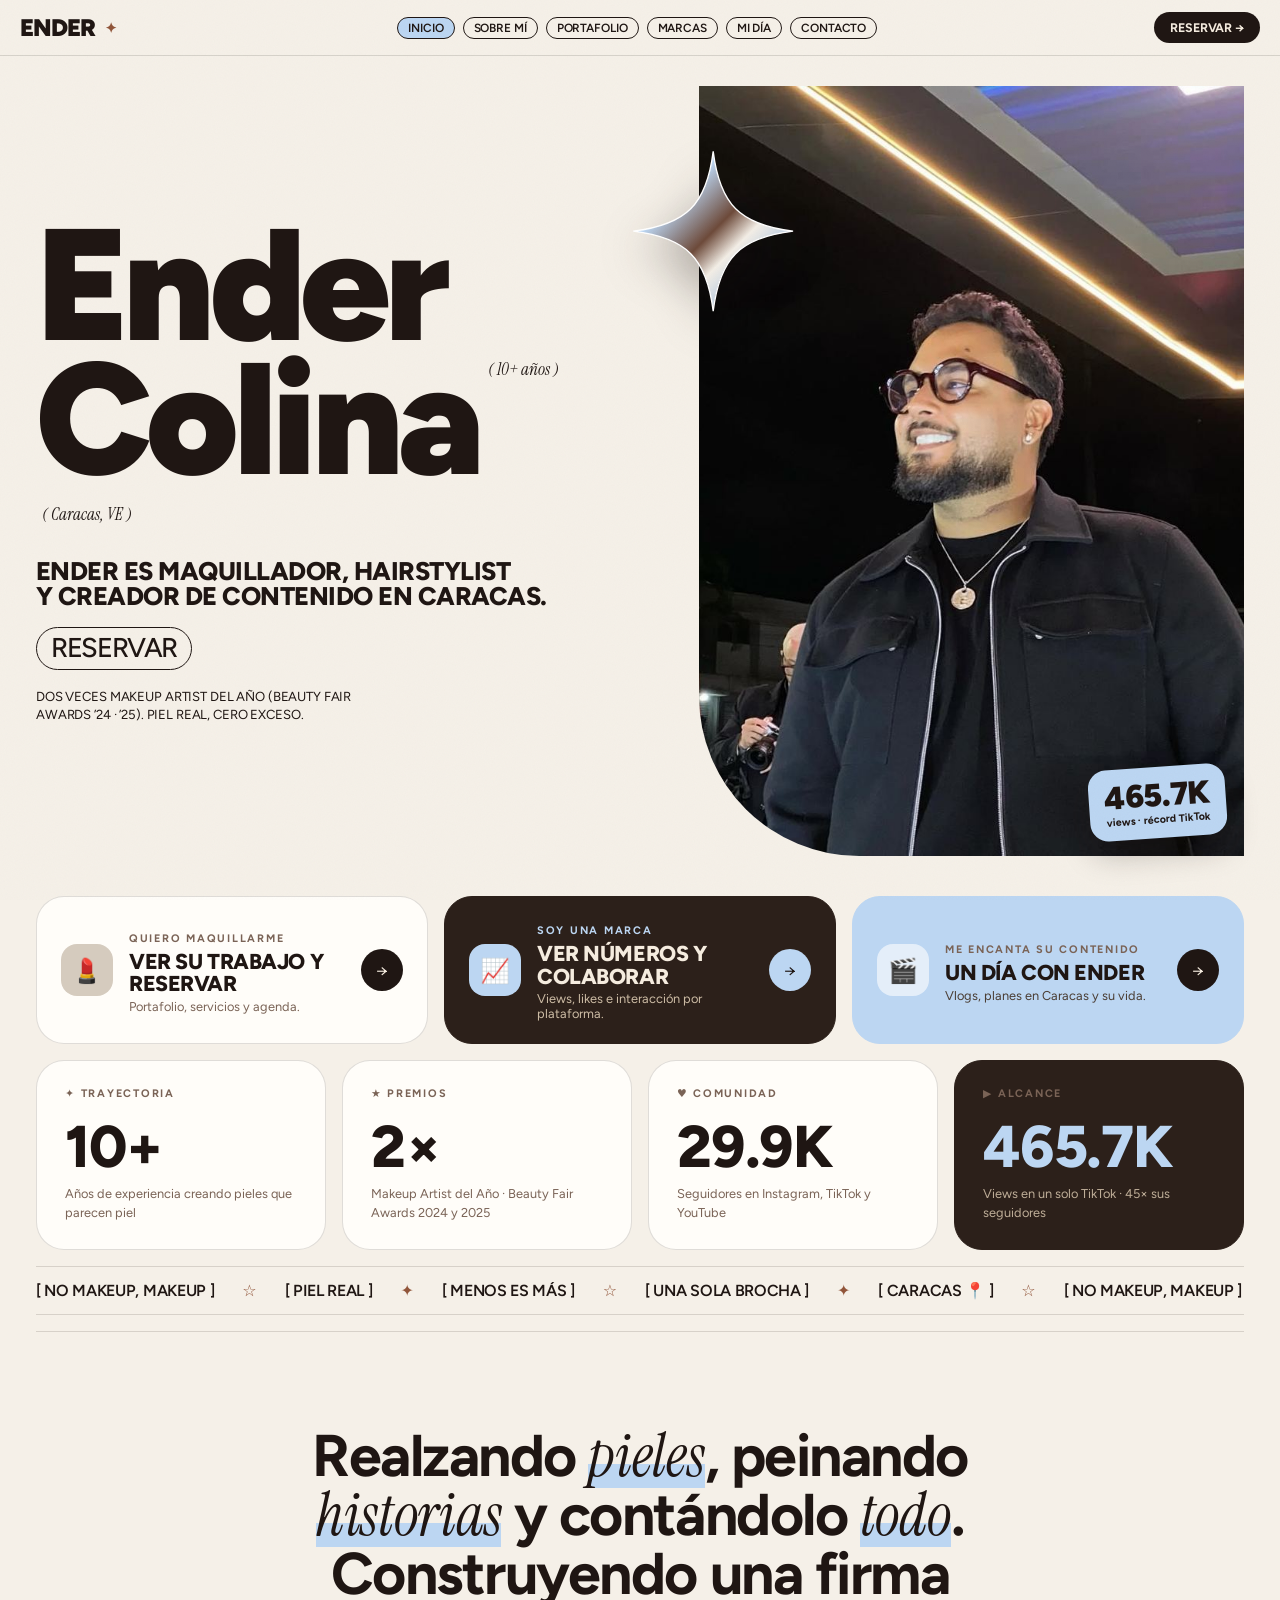
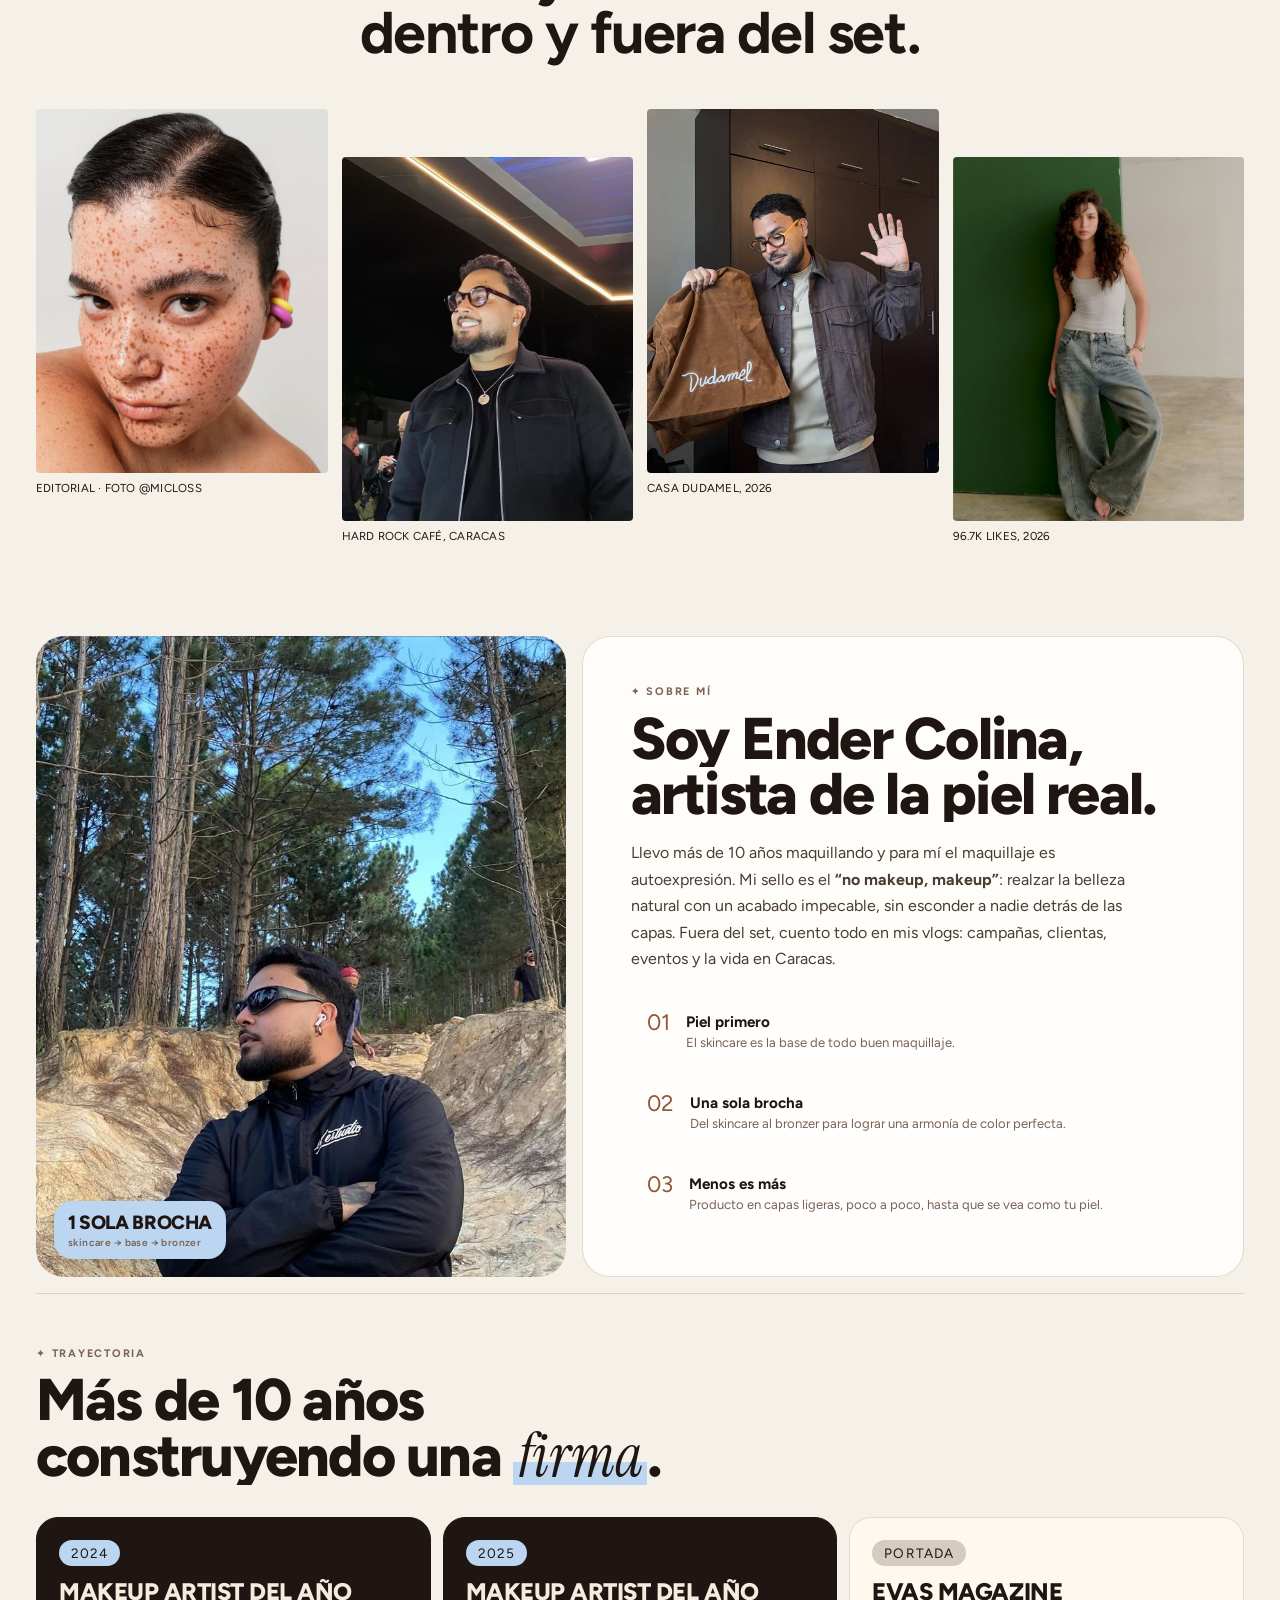
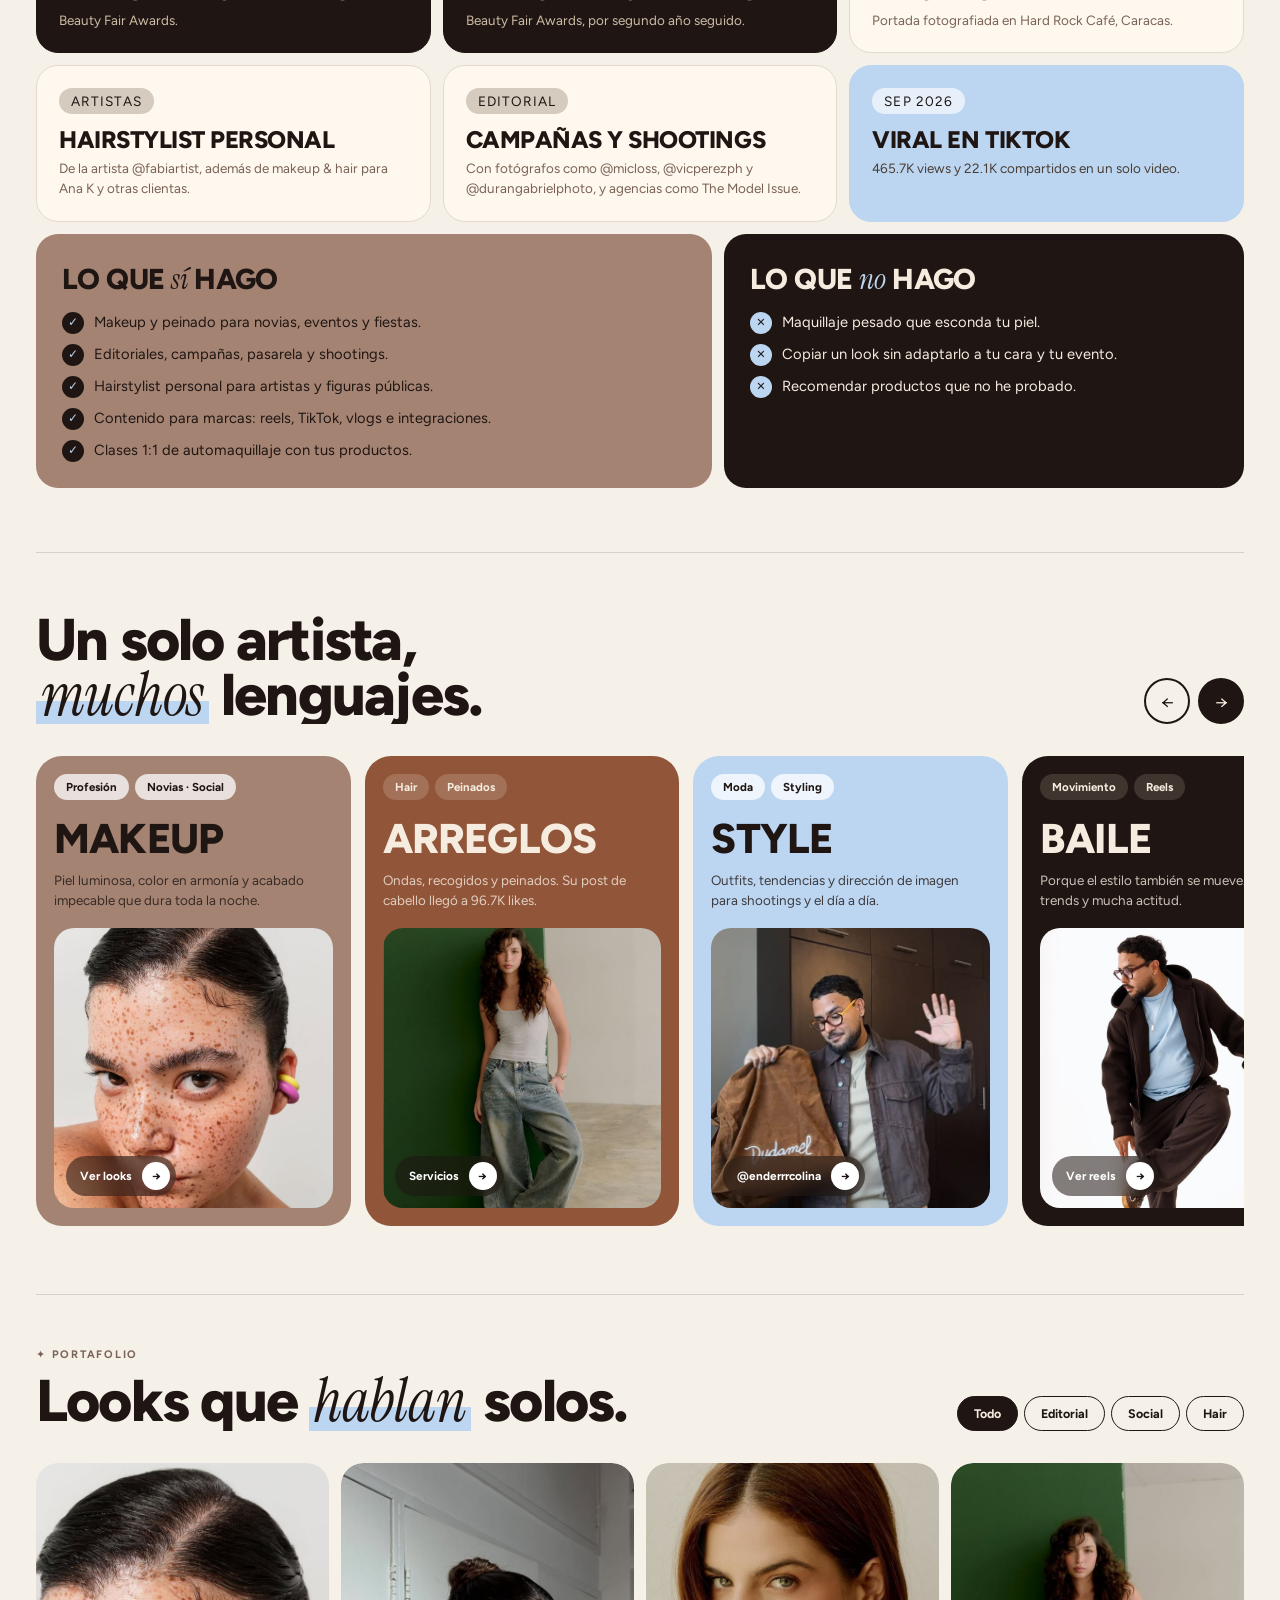
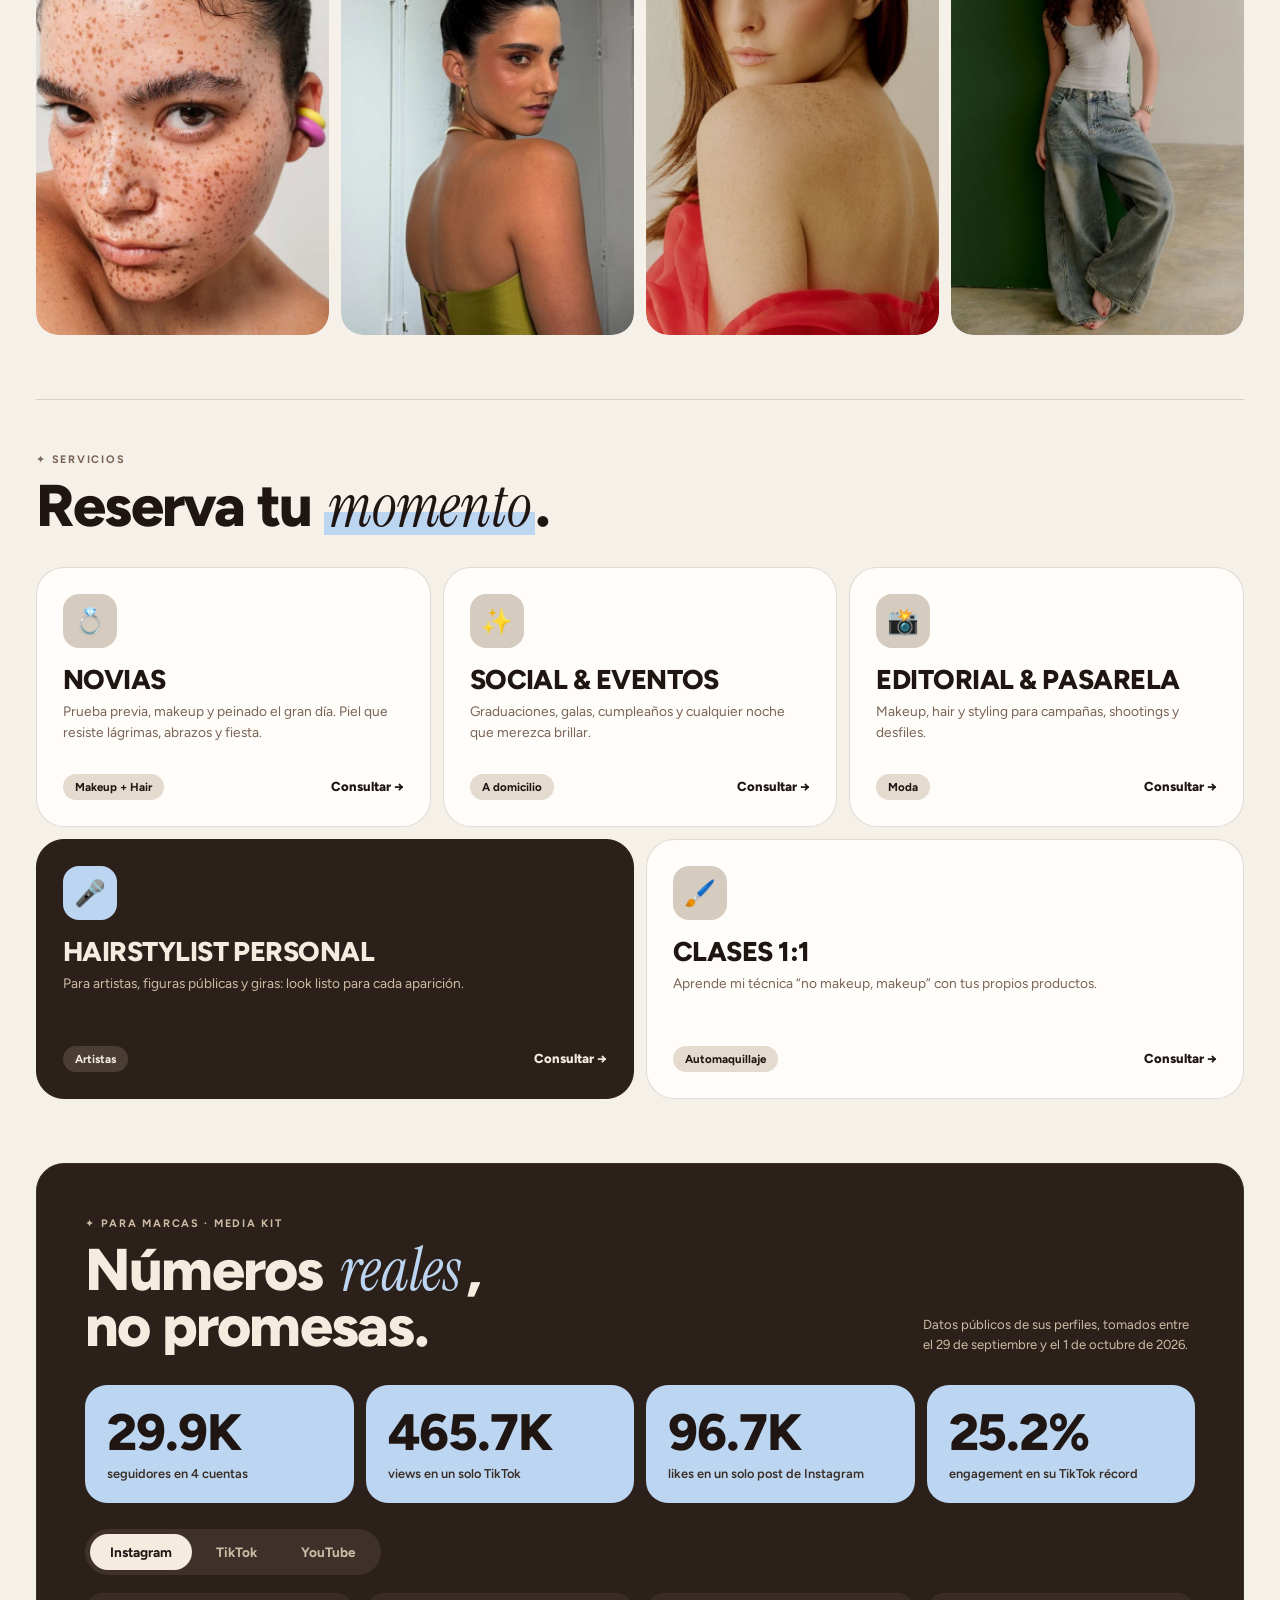
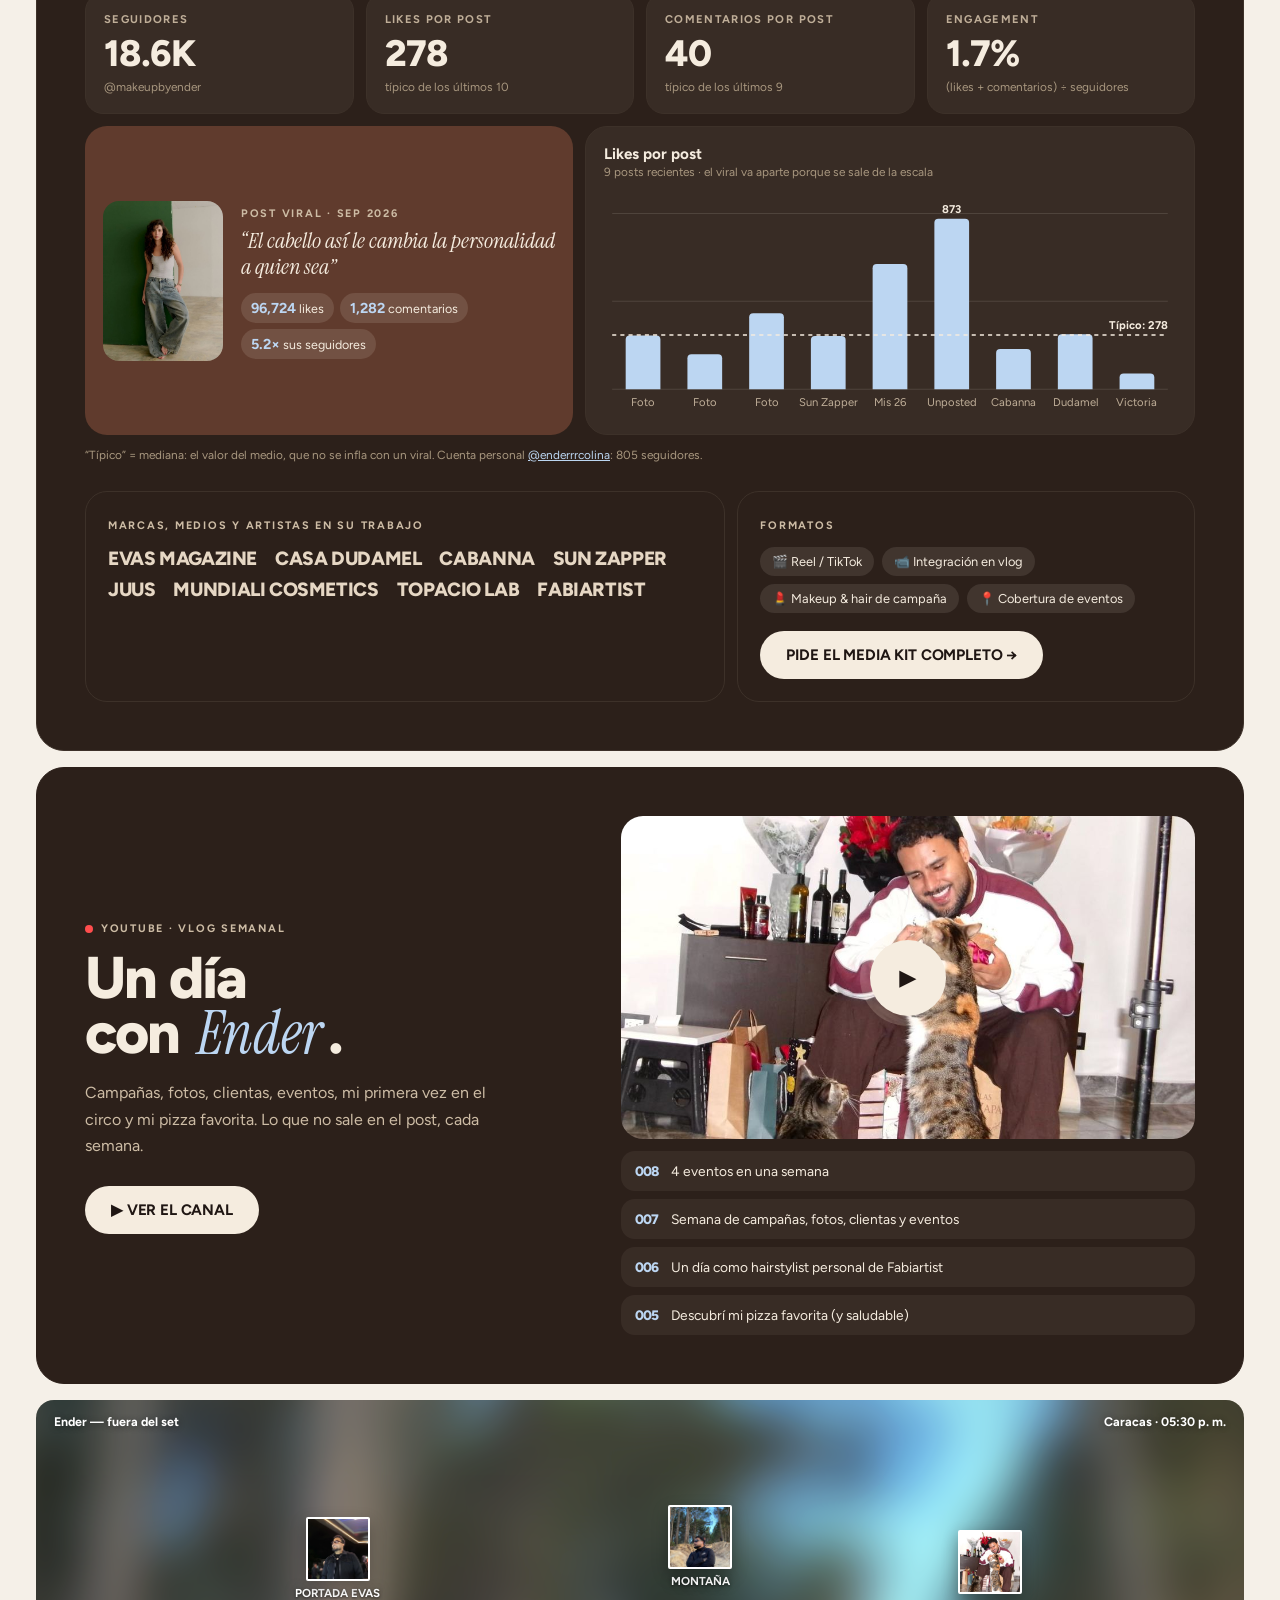
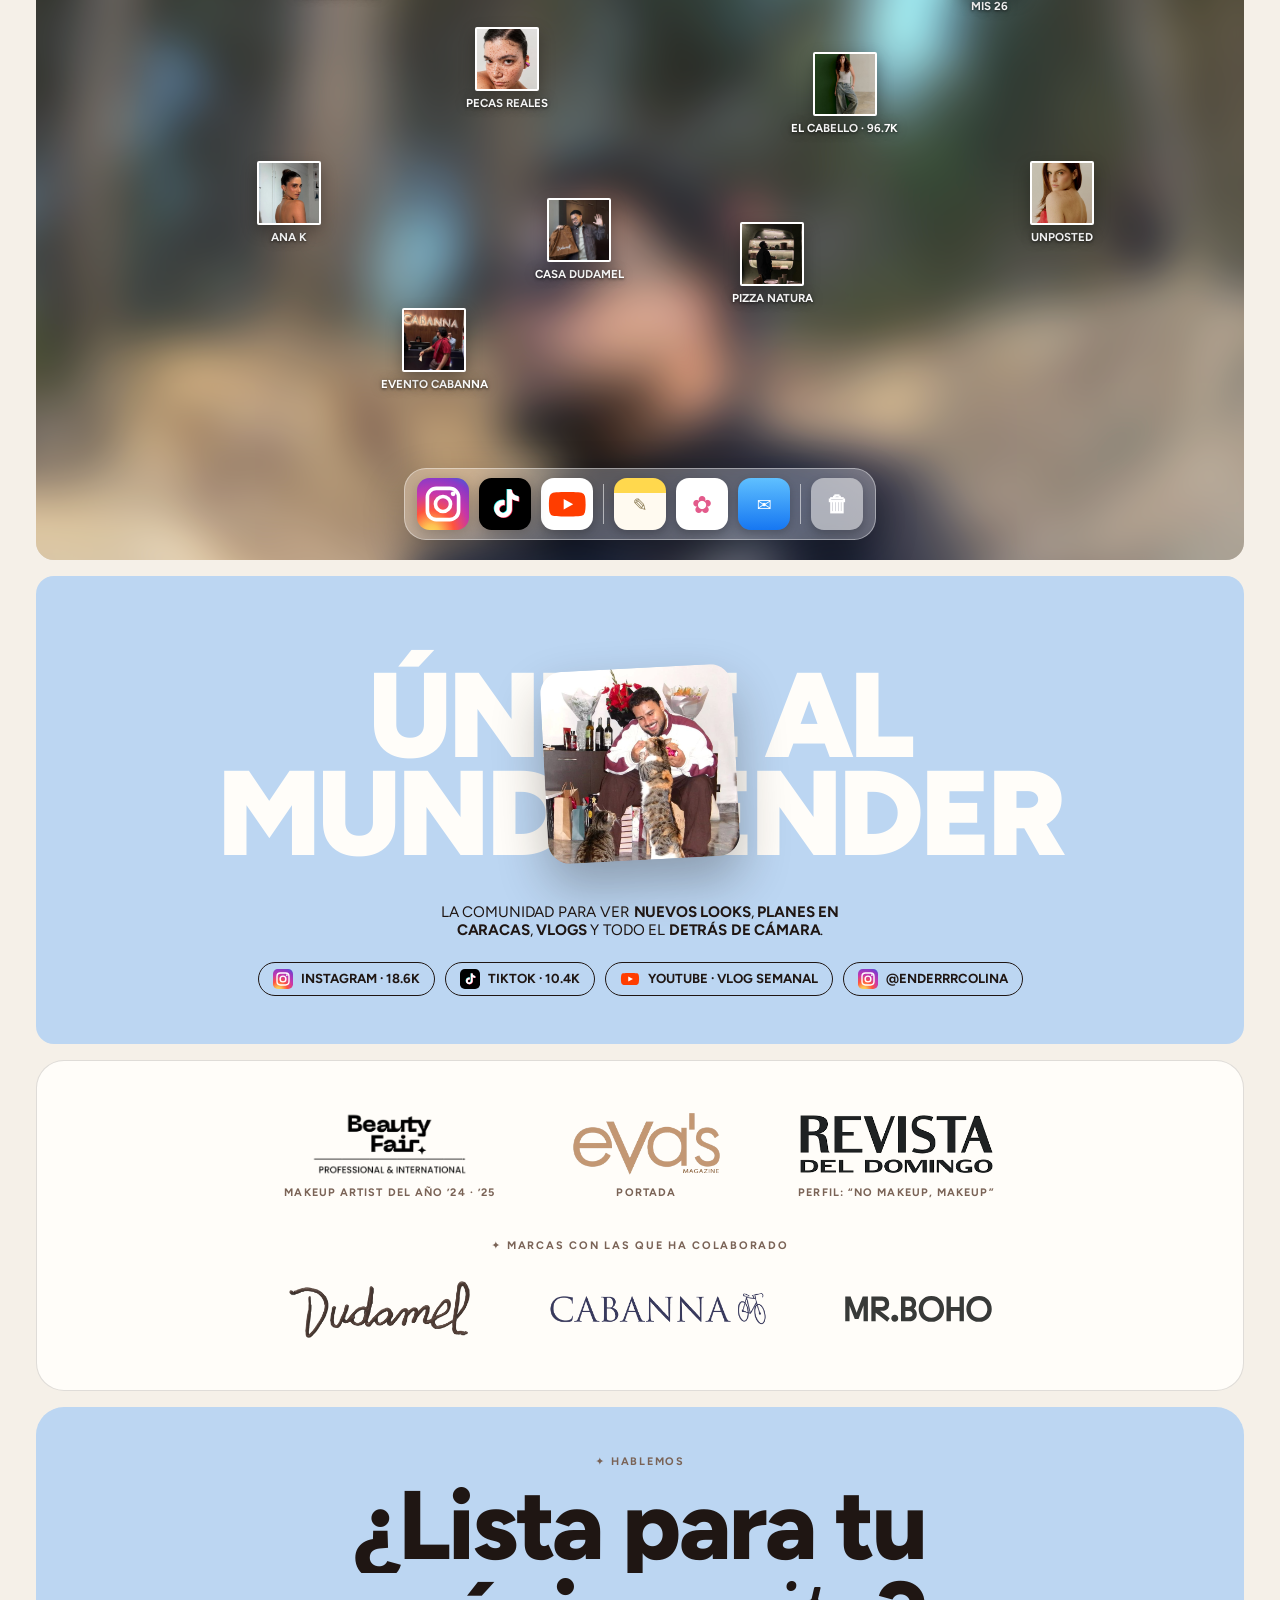
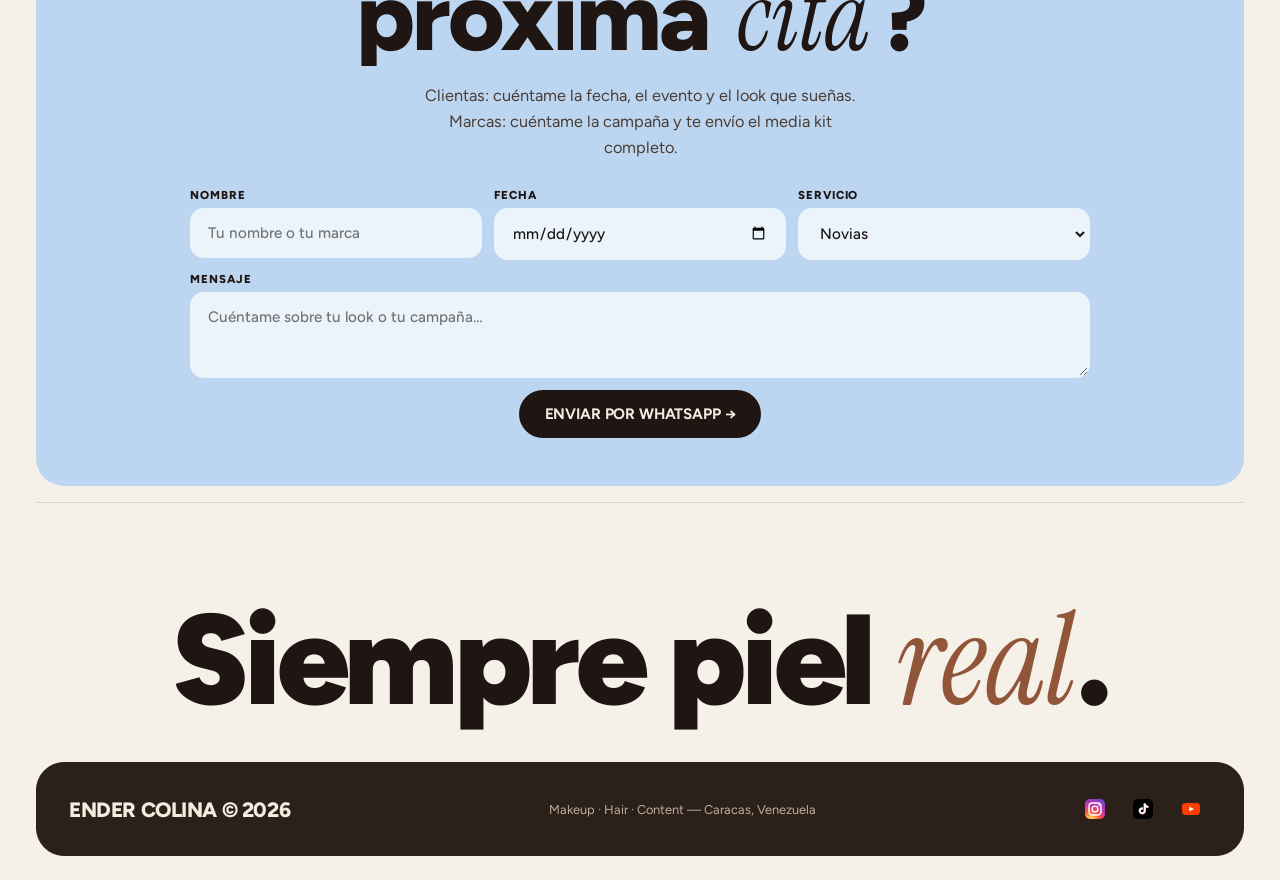
<file: index.html>
<!DOCTYPE html>
<html lang="es">
<head>
  <meta charset="UTF-8">
  <meta name="viewport" content="width=device-width, initial-scale=1.0">
  <title>Ender Colina · Makeup, Hair & Content</title>
  <meta name="description" content="Ender Colina — maquillador y hairstylist en Caracas con más de 10 años de experiencia. Makeup Artist del Año en Beauty Fair Awards 2024 y 2025. Portafolio, servicios, media kit para marcas y vlog.">
  <meta property="og:title" content="Ender Colina · Makeup, Hair & Content">
  <meta property="og:description" content="No makeup, makeup. 10+ años, 29.9K seguidores y un TikTok con 465.7K views. Caracas, Venezuela.">
  <link rel="icon" href="favicon.svg" type="image/svg+xml">
  <link rel="icon" href="favicon.ico" sizes="48x48">
  <link rel="apple-touch-icon" href="apple-touch-icon.png">
  <link rel="manifest" href="site.webmanifest">
  <meta name="theme-color" content="#f5f0e8">
  <link rel="preconnect" href="https://fonts.googleapis.com">
  <link rel="preconnect" href="https://fonts.gstatic.com" crossorigin>
  <link href="https://fonts.googleapis.com/css2?family=Figtree:ital,wght@0,400;0,500;0,600;0,700;0,800;0,900;1,400&family=Instrument+Serif:ital@0;1&display=swap" rel="stylesheet">
  <link rel="stylesheet" href="styles.css">
</head>
<body>
  <!-- Íconos de redes (SVG, se reutilizan con <use>) -->
  <svg class="sprite" aria-hidden="true" focusable="false">
    <defs>
      <radialGradient id="igGrad" cx="0.28" cy="1.05" r="1.25">
        <stop offset="0" stop-color="#fdd75a"/><stop offset=".12" stop-color="#fdc152"/><stop offset=".35" stop-color="#ff543e"/><stop offset=".6" stop-color="#c837ab"/><stop offset=".85" stop-color="#8a3ac8"/><stop offset="1" stop-color="#3f5fd6"/>
      </radialGradient>
    </defs>
    <symbol id="i-ig" viewBox="0 0 100 100">
      <rect width="100" height="100" rx="24" fill="url(#igGrad)"/>
      <rect x="20" y="20" width="60" height="60" rx="17" fill="none" stroke="#fff" stroke-width="7"/>
      <circle cx="50" cy="50" r="14.5" fill="none" stroke="#fff" stroke-width="7"/>
      <circle cx="69.5" cy="30.5" r="4.6" fill="#fff"/>
    </symbol>
    <symbol id="i-tt" viewBox="0 0 100 100">
      <rect width="100" height="100" rx="24" fill="#000"/>
      <g transform="translate(26 22) scale(2.25)">
        <path d="M12.53.02c1.31-.02 2.61-.01 3.91-.02.08 1.53.63 3.09 1.75 4.17 1.12 1.11 2.7 1.62 4.24 1.79v4.03c-1.44-.05-2.89-.35-4.2-.97-.57-.26-1.1-.59-1.62-.93-.01 2.92.01 5.84-.02 8.75-.08 1.4-.54 2.79-1.35 3.94-1.31 1.92-3.58 3.17-5.91 3.21-1.43.08-2.86-.31-4.08-1.03-2.02-1.19-3.44-3.37-3.65-5.71-.02-.5-.03-1-.01-1.49.18-1.9 1.12-3.72 2.58-4.96 1.66-1.44 3.98-2.13 6.15-1.72.02 1.48-.04 2.96-.04 4.44-.99-.32-2.15-.23-3.02.37-.63.41-1.11 1.04-1.36 1.75-.21.51-.15 1.07-.14 1.61.24 1.64 1.82 3.02 3.5 2.87 1.12-.01 2.19-.66 2.77-1.61.19-.33.4-.67.41-1.06.1-1.79.06-3.57.07-5.36.01-4.03-.01-8.05.02-12.07z" fill="#25f4ee" transform="translate(-.55 -.45)"/>
        <path d="M12.53.02c1.31-.02 2.61-.01 3.91-.02.08 1.53.63 3.09 1.75 4.17 1.12 1.11 2.7 1.62 4.24 1.79v4.03c-1.44-.05-2.89-.35-4.2-.97-.57-.26-1.1-.59-1.62-.93-.01 2.92.01 5.84-.02 8.75-.08 1.4-.54 2.79-1.35 3.94-1.31 1.92-3.58 3.17-5.91 3.21-1.43.08-2.86-.31-4.08-1.03-2.02-1.19-3.44-3.37-3.65-5.71-.02-.5-.03-1-.01-1.49.18-1.9 1.12-3.72 2.58-4.96 1.66-1.44 3.98-2.13 6.15-1.72.02 1.48-.04 2.96-.04 4.44-.99-.32-2.15-.23-3.02.37-.63.41-1.11 1.04-1.36 1.75-.21.51-.15 1.07-.14 1.61.24 1.64 1.82 3.02 3.5 2.87 1.12-.01 2.19-.66 2.77-1.61.19-.33.4-.67.41-1.06.1-1.79.06-3.57.07-5.36.01-4.03-.01-8.05.02-12.07z" fill="#fe2c55" transform="translate(.55 .45)"/>
        <path d="M12.53.02c1.31-.02 2.61-.01 3.91-.02.08 1.53.63 3.09 1.75 4.17 1.12 1.11 2.7 1.62 4.24 1.79v4.03c-1.44-.05-2.89-.35-4.2-.97-.57-.26-1.1-.59-1.62-.93-.01 2.92.01 5.84-.02 8.75-.08 1.4-.54 2.79-1.35 3.94-1.31 1.92-3.58 3.17-5.91 3.21-1.43.08-2.86-.31-4.08-1.03-2.02-1.19-3.44-3.37-3.65-5.71-.02-.5-.03-1-.01-1.49.18-1.9 1.12-3.72 2.58-4.96 1.66-1.44 3.98-2.13 6.15-1.72.02 1.48-.04 2.96-.04 4.44-.99-.32-2.15-.23-3.02.37-.63.41-1.11 1.04-1.36 1.75-.21.51-.15 1.07-.14 1.61.24 1.64 1.82 3.02 3.5 2.87 1.12-.01 2.19-.66 2.77-1.61.19-.33.4-.67.41-1.06.1-1.79.06-3.57.07-5.36.01-4.03-.01-8.05.02-12.07z" fill="#fff"/>
      </g>
    </symbol>
    <symbol id="i-yt" viewBox="0 0 100 100">
      <path d="M93.4 29.6a11.4 11.4 0 0 0-8-8.1C78.3 19.6 50 19.6 50 19.6s-28.3 0-35.4 1.9a11.4 11.4 0 0 0-8 8.1C4.7 36.7 4.7 50 4.7 50s0 13.3 1.9 20.4a11.4 11.4 0 0 0 8 8.1c7.1 1.9 35.4 1.9 35.4 1.9s28.3 0 35.4-1.9a11.4 11.4 0 0 0 8-8.1c1.9-7.1 1.9-20.4 1.9-20.4s0-13.3-1.9-20.4z" fill="#ff3d00"/>
      <path d="M41.2 63.1 64.6 50 41.2 36.9z" fill="#fff"/>
    </symbol>
  </svg>
  <div class="progress" id="progress" aria-hidden="true"></div>
  <div class="cursor" id="cursor" aria-hidden="true"></div>

  <!-- ============ NAV ============ -->
  <header class="nav-wrap">
    <nav class="nav" aria-label="Principal">
      <a href="#inicio" class="brand"><span class="brand-dot"></span>ENDER</a>
      <div class="nav-links" id="navLinks">
        <a href="#inicio" class="active">Inicio</a>
        <a href="#firma">Sobre mí</a>
        <a href="#portafolio">Portafolio</a>
        <a href="#marcas">Marcas</a>
        <a href="#dia">Mi día</a>
        <a href="#contacto">Contacto</a>
      </div>
      <a href="#contacto" class="nav-cta">Reservar <span aria-hidden="true">→</span></a>
      <button class="nav-toggle" id="navToggle" aria-label="Abrir menú" aria-expanded="false"><span></span><span></span></button>
    </nav>
  </header>

  <main class="page">

    <!-- ============ HERO (editorial, ref. Karo) ============ -->
    <section class="kx" id="inicio">
      <div class="kx-left">
        <h1 class="kx-title"><span class="kx-l">Ender</span><span class="kx-l">Colina<sup>( 10+ años )</sup></span></h1>
        <p class="kx-micro">( Caracas, VE )</p>
        <div class="kx-row">
          <p class="kx-sub">Ender es maquillador, hairstylist<br>y creador de contenido en Caracas.</p>
          <a href="#contacto" class="pill-xl">Reservar</a>
        </div>
        <p class="kx-desc">Dos veces Makeup Artist del Año (Beauty Fair Awards ’24 · ’25). Piel real, cero exceso.</p>
      </div>
      <div class="kx-right">
        <div class="ph kx-photo" style="--img:url('hero.jpg')" role="img" aria-label="Ender Colina, portada de Evas Magazine"></div>
        <svg class="chrome" viewBox="0 0 100 100" aria-hidden="true">
          <defs>
            <linearGradient id="chr" x1="0" y1="0" x2="1" y2="1">
              <stop offset="0" stop-color="#ffffff"/><stop offset=".28" stop-color="#bcd6f2"/><stop offset=".5" stop-color="#6d4a3a"/><stop offset=".62" stop-color="#f3eee6"/><stop offset=".85" stop-color="#8fb3dc"/><stop offset="1" stop-color="#ffffff"/>
            </linearGradient>
          </defs>
          <path d="M50 2 C54 34 66 46 98 50 C66 54 54 66 50 98 C46 66 34 54 2 50 C34 46 46 34 50 2 Z" fill="url(#chr)" stroke="#fff" stroke-width=".8"/>
        </svg>
        <a class="kx-sticker" href="#marcas">465.7K<small>views · récord TikTok</small></a>
      </div>
    </section>

    <!-- ============ ¿QUIÉN ERES? ============ -->
    <section class="paths" id="caminos" aria-label="Elige tu camino">
      <a href="#portafolio" class="card path reveal">
        <span class="path-ico">💄</span>
        <div><span class="eyebrow">Quiero maquillarme</span><h3>Ver su trabajo y reservar</h3><p>Portafolio, servicios y agenda.</p></div>
        <span class="path-go">→</span>
      </a>
      <a href="#marcas" class="card path path-dark reveal">
        <span class="path-ico">📈</span>
        <div><span class="eyebrow">Soy una marca</span><h3>Ver números y colaborar</h3><p>Views, likes e interacción por plataforma.</p></div>
        <span class="path-go">→</span>
      </a>
      <a href="#dia" class="card path path-blue reveal">
        <span class="path-ico">🎬</span>
        <div><span class="eyebrow">Me encanta su contenido</span><h3>Un día con Ender</h3><p>Vlogs, planes en Caracas y su vida.</p></div>
        <span class="path-go">→</span>
      </a>
    </section>

    <!-- ============ STATS ============ -->
    <section class="stats">
      <div class="card stat reveal">
        <span class="eyebrow">✦ Trayectoria</span>
        <b class="stat-num" data-count="10" data-suffix="+">10+</b>
        <p>Años de experiencia creando pieles que parecen piel</p>
      </div>
      <div class="card stat reveal">
        <span class="eyebrow">★ Premios</span>
        <b class="stat-num">2×</b>
        <p>Makeup Artist del Año · Beauty Fair Awards 2024 y 2025</p>
      </div>
      <div class="card stat reveal">
        <span class="eyebrow">♥ Comunidad</span>
        <b class="stat-num" data-count="29.9" data-dec="1" data-suffix="K">29.9K</b>
        <p>Seguidores en Instagram, TikTok y YouTube</p>
      </div>
      <div class="card stat stat-dark reveal">
        <span class="eyebrow">▶ Alcance</span>
        <b class="stat-num" data-count="465.7" data-dec="1" data-suffix="K">465.7K</b>
        <p>Views en un solo TikTok · 45× sus seguidores</p>
      </div>
    </section>

    <!-- ============ MARQUEE ============ -->
    <div class="marquee" aria-hidden="true">
      <div class="marquee-track">
        <span>[ No makeup, makeup ]</span><i>☆</i><span>[ Piel real ]</span><i>✦</i><span>[ Menos es más ]</span><i>☆</i><span>[ Una sola brocha ]</span><i>✦</i><span>[ Caracas 📍 ]</span><i>☆</i><span>[ No makeup, makeup ]</span><i>☆</i><span>[ Piel real ]</span><i>✦</i><span>[ Menos es más ]</span><i>☆</i><span>[ Una sola brocha ]</span><i>✦</i><span>[ Caracas 📍 ]</span><i>☆</i>
      </div>
    </div>

    <!-- ============ MENSAJE (ref. Lando) ============ -->
    <section class="mf" aria-label="Mensaje de Ender">
      <p class="mf-text reveal">Realzando <em>pieles</em>, peinando <em>historias</em> y contándolo <em>todo</em>. Construyendo una firma dentro y fuera del set.</p>
      <div class="mf-strip">
        <figure><div class="ph" style="--img:url('p1.jpg')"></div><figcaption>Editorial · foto @micloss</figcaption></figure>
        <figure><div class="ph" style="--img:url('hero.jpg')"></div><figcaption>Hard Rock Café, Caracas</figcaption></figure>
        <figure><div class="ph" style="--img:url('style.jpg')"></div><figcaption>Casa Dudamel, 2026</figcaption></figure>
        <figure><div class="ph" style="--img:url('p4.jpg')"></div><figcaption>96.7K likes, 2026</figcaption></figure>
      </div>
    </section>

    <!-- ============ SOBRE MÍ ============ -->
    <section class="about" id="firma">
      <div class="ph about-img reveal" style="--img:url('about.jpg')" role="img" aria-label="Ender Colina">
        
        <div class="float chip-brush"><b>1 sola brocha</b><small>skincare → base → bronzer</small></div>
      </div>
      <div class="card about-copy reveal">
        <span class="eyebrow">✦ Sobre mí</span>
        <h2 class="display-md">Soy Ender Colina,<br>artista de la piel real.</h2>
        <p>Llevo más de 10 años maquillando y para mí el maquillaje es autoexpresión. Mi sello es el <strong>“no makeup, makeup”</strong>: realzar la belleza natural con un acabado impecable, sin esconder a nadie detrás de las capas. Fuera del set, cuento todo en mis vlogs: campañas, clientas, eventos y la vida en Caracas.</p>
        <ol class="steps">
          <li><span>01</span><div><b>Piel primero</b><p>El skincare es la base de todo buen maquillaje.</p></div></li>
          <li><span>02</span><div><b>Una sola brocha</b><p>Del skincare al bronzer para lograr una armonía de color perfecta.</p></div></li>
          <li><span>03</span><div><b>Menos es más</b><p>Producto en capas ligeras, poco a poco, hasta que se vea como tu piel.</p></div></li>
        </ol>
      </div>
    </section>

    <!-- ============ TRAYECTORIA + SÍ / NO ============ -->
    <section class="section" id="carrera">
      <div class="section-head">
        <div>
          <span class="eyebrow">✦ Trayectoria</span>
          <h2 class="display-md">Más de 10 años<br>construyendo una <em>firma</em>.</h2>
        </div>
      </div>
      <div class="milestones">
        <article class="ms ms-gold"><span class="ms-k">2024</span><h3>Makeup Artist del Año</h3><p>Beauty Fair Awards.</p></article>
        <article class="ms ms-gold"><span class="ms-k">2025</span><h3>Makeup Artist del Año</h3><p>Beauty Fair Awards, por segundo año seguido.</p></article>
        <article class="ms"><span class="ms-k">Portada</span><h3>Evas Magazine</h3><p>Portada fotografiada en Hard Rock Café, Caracas.</p></article>
        <article class="ms"><span class="ms-k">Artistas</span><h3>Hairstylist personal</h3><p>De la artista @fabiartist, además de makeup & hair para Ana K y otras clientas.</p></article>
        <article class="ms"><span class="ms-k">Editorial</span><h3>Campañas y shootings</h3><p>Con fotógrafos como @micloss, @vicperezph y @durangabrielphoto, y agencias como The Model Issue.</p></article>
        <article class="ms ms-blue"><span class="ms-k">Sep 2026</span><h3>Viral en TikTok</h3><p>465.7K views y 22.1K compartidos en un solo video.</p></article>
      </div>

      <div class="yesno">
        <div class="yn yn-yes">
          <h3>Lo que <em>sí</em> hago</h3>
          <ul>
            <li>Makeup y peinado para novias, eventos y fiestas.</li>
            <li>Editoriales, campañas, pasarela y shootings.</li>
            <li>Hairstylist personal para artistas y figuras públicas.</li>
            <li>Contenido para marcas: reels, TikTok, vlogs e integraciones.</li>
            <li>Clases 1:1 de automaquillaje con tus productos.</li>
          </ul>
        </div>
        <div class="yn yn-no">
          <h3>Lo que <em>no</em> hago</h3>
          <ul>
            <li>Maquillaje pesado que esconda tu piel.</li>
            <li>Copiar un look sin adaptarlo a tu cara y tu evento.</li>
            <li>Recomendar productos que no he probado.</li>
          </ul>
        </div>
      </div>
    </section>

    <!-- ============ UNIVERSO ============ -->
    <section class="section" id="universo">
      <div class="section-head">
        <div>
          <h2 class="display-md">Un solo artista,<br><em>muchos</em> lenguajes.</h2>
        </div>
        <div class="arrows">
          <button class="arrow" data-dir="-1" aria-label="Anterior">←</button>
          <button class="arrow arrow-dark" data-dir="1" aria-label="Siguiente">→</button>
        </div>
      </div>

      <div class="rail" id="rail">
        <article class="u-card u-latte">
          <div class="u-top"><span class="pill">Profesión</span><span class="pill">Novias · Social</span></div>
          <h3>Makeup</h3>
          <p>Piel luminosa, color en armonía y acabado impecable que dura toda la noche.</p>
          <div class="ph u-img" style="--img:url('makeup.jpg')"><a href="#portafolio" class="u-more">Ver looks <b>→</b></a></div>
        </article>
        <article class="u-card u-caramel">
          <div class="u-top"><span class="pill">Hair</span><span class="pill">Peinados</span></div>
          <h3>Arreglos</h3>
          <p>Ondas, recogidos y peinados. Su post de cabello llegó a 96.7K likes.</p>
          <div class="ph u-img" style="--img:url('hair.jpg')"><a href="#servicios" class="u-more">Servicios <b>→</b></a></div>
        </article>
        <article class="u-card u-baby">
          <div class="u-top"><span class="pill">Moda</span><span class="pill">Styling</span></div>
          <h3>Style</h3>
          <p>Outfits, tendencias y dirección de imagen para shootings y el día a día.</p>
          <div class="ph u-img" style="--img:url('style.jpg')"><a href="#redes" class="u-more">@enderrrcolina <b>→</b></a></div>
        </article>
        <article class="u-card u-dark">
          <div class="u-top"><span class="pill pill-inv">Movimiento</span><span class="pill pill-inv">Reels</span></div>
          <h3>Baile</h3>
          <p>Porque el estilo también se mueve. Coreos, trends y mucha actitud.</p>
          <div class="ph u-img" style="--img:url('baile.jpg'); background-position: 50% 22%"><a href="#redes" class="u-more">Ver reels <b>→</b></a></div>
        </article>
        <article class="u-card u-choco">
          <div class="u-top"><span class="pill">YouTube</span><span class="pill">Vlog semanal</span></div>
          <h3>Vlog</h3>
          <p>Campañas, clientas, eventos y la vida en Caracas, cada semana.</p>
          <div class="ph u-img" style="--img:url('vlog.jpg')"><a href="#dia" class="u-more">Ver vlogs <b>→</b></a></div>
        </article>
        <article class="u-card u-sky">
          <div class="u-top"><span class="pill">Marcas</span><span class="pill">UGC</span></div>
          <h3>Contenido</h3>
          <p>Planes, reseñas y campañas para belleza, moda, comida y lifestyle.</p>
          <div class="ph u-img" style="--img:url('contenido.jpg')"><a href="#marcas" class="u-more">Media kit <b>→</b></a></div>
        </article>
      </div>
    </section>

    <!-- ============ PORTAFOLIO (clientes) ============ -->
    <section class="section" id="portafolio">
      <div class="section-head">
        <div>
          <span class="eyebrow">✦ Portafolio</span>
          <h2 class="display-md">Looks que <em>hablan</em> solos.</h2>
        </div>
        <div class="filters" role="tablist">
          <button class="filter active" data-filter="all">Todo</button>
          <button class="filter" data-filter="editorial">Editorial</button>
          <button class="filter" data-filter="social">Social</button>
          <button class="filter" data-filter="hair">Hair</button>
        </div>
      </div>
      <div class="grid grid-4">
        <a class="g-item g-tall" data-cat="editorial" href="https://www.instagram.com/p/DJSjprmuWbn/" target="_blank" rel="noopener"><div class="ph" style="--img:url('p1.jpg')"></div><span class="cap">Pecas reales <span>Foto @micloss</span></span></a>
        <a class="g-item g-tall" data-cat="social" href="https://www.instagram.com/p/DR5XlYDkecP/" target="_blank" rel="noopener"><div class="ph" style="--img:url('p2.jpg')"></div><span class="cap">Makeup & hair · Ana K <span>@durangabrielphoto</span></span></a>
        <a class="g-item g-tall" data-cat="editorial" href="https://www.instagram.com/p/Dc_12oJGtnq/" target="_blank" rel="noopener"><div class="ph" style="--img:url('p3.jpg')"></div><span class="cap">Unposted 💋 <span>Foto @vicperezph</span></span></a>
        <a class="g-item g-tall" data-cat="hair" href="https://www.instagram.com/p/DczG-Rtj61o/" target="_blank" rel="noopener"><div class="ph" style="--img:url('p4.jpg')"></div><span class="cap">96.7K likes ♥ <span>Foto @vicperezph</span></span></a>
      </div>
    </section>

    <!-- ============ SERVICIOS (clientes) ============ -->
    <section class="section" id="servicios">
      <div class="section-head">
        <div>
          <span class="eyebrow">✦ Servicios</span>
          <h2 class="display-md">Reserva tu <em>momento</em>.</h2>
        </div>
      </div>
      <div class="services">
        <article class="card svc reveal">
          <span class="svc-ico">💍</span>
          <h3>Novias</h3>
          <p>Prueba previa, makeup y peinado el gran día. Piel que resiste lágrimas, abrazos y fiesta.</p>
          <div class="svc-foot"><span class="pill">Makeup + Hair</span><a href="#contacto">Consultar →</a></div>
        </article>
        <article class="card svc reveal">
          <span class="svc-ico">✨</span>
          <h3>Social & eventos</h3>
          <p>Graduaciones, galas, cumpleaños y cualquier noche que merezca brillar.</p>
          <div class="svc-foot"><span class="pill">A domicilio</span><a href="#contacto">Consultar →</a></div>
        </article>
        <article class="card svc reveal">
          <span class="svc-ico">📸</span>
          <h3>Editorial & pasarela</h3>
          <p>Makeup, hair y styling para campañas, shootings y desfiles.</p>
          <div class="svc-foot"><span class="pill">Moda</span><a href="#contacto">Consultar →</a></div>
        </article>
        <article class="card svc svc-dark reveal">
          <span class="svc-ico">🎤</span>
          <h3>Hairstylist personal</h3>
          <p>Para artistas, figuras públicas y giras: look listo para cada aparición.</p>
          <div class="svc-foot"><span class="pill pill-inv">Artistas</span><a href="#contacto">Consultar →</a></div>
        </article>
        <article class="card svc reveal">
          <span class="svc-ico">🖌️</span>
          <h3>Clases 1:1</h3>
          <p>Aprende mi técnica “no makeup, makeup” con tus propios productos.</p>
          <div class="svc-foot"><span class="pill">Automaquillaje</span><a href="#contacto">Consultar →</a></div>
        </article>
      </div>
    </section>

    <!-- ============ MEDIA KIT (marcas) ============ -->
    <section class="kit" id="marcas">
      <div class="kit-head">
        <div>
          <span class="eyebrow eyebrow-inv">✦ Para marcas · Media kit</span>
          <h2 class="display-md inv">Números <em>reales</em>,<br>no promesas.</h2>
        </div>
        <p class="kit-note">Datos públicos de sus perfiles, tomados entre el 29 de septiembre y el 1 de octubre de 2026.</p>
      </div>

      <div class="kit-hero">
        <div class="kh"><b>29.9K</b><span>seguidores en 4 cuentas</span></div>
        <div class="kh"><b>465.7K</b><span>views en un solo TikTok</span></div>
        <div class="kh"><b>96.7K</b><span>likes en un solo post de Instagram</span></div>
        <div class="kh"><b>25.2%</b><span>engagement en su TikTok récord</span></div>
      </div>

      <div class="tabs" role="tablist" aria-label="Plataformas">
        <button class="tab active" role="tab" aria-selected="true" aria-controls="p-ig" id="t-ig">Instagram</button>
        <button class="tab" role="tab" aria-selected="false" aria-controls="p-tt" id="t-tt">TikTok</button>
        <button class="tab" role="tab" aria-selected="false" aria-controls="p-yt" id="t-yt">YouTube</button>
      </div>

      <!-- Instagram -->
      <div class="panel" id="p-ig" role="tabpanel" aria-labelledby="t-ig">
        <div class="tiles">
          <div class="tile"><span>Seguidores</span><b>18.6K</b><small>@makeupbyender</small></div>
          <div class="tile"><span>Likes por post</span><b>278</b><small>típico de los últimos 10</small></div>
          <div class="tile"><span>Comentarios por post</span><b>40</b><small>típico de los últimos 9</small></div>
          <div class="tile"><span>Engagement</span><b>1.7%</b><small>(likes + comentarios) ÷ seguidores</small></div>
        </div>
        <div class="panel-grid">
          <a class="viral" href="https://www.instagram.com/p/DczG-Rtj61o/" target="_blank" rel="noopener">
            <div class="ph viral-img" style="--img:url('hair.jpg')"></div>
            <div>
              <span class="eyebrow eyebrow-inv">Post viral · sep 2026</span>
              <h3>“El cabello así le cambia la personalidad a quien sea”</h3>
              <div class="viral-nums"><span><b>96,724</b> likes</span><span><b>1,282</b> comentarios</span><span><b>5.2×</b> sus seguidores</span></div>
            </div>
          </a>
          <figure class="chart-card">
            <figcaption><b>Likes por post</b><span>9 posts recientes · el viral va aparte porque se sale de la escala</span></figcaption>
            <div class="chart" id="chartIg" role="img" aria-label="Likes por post de Instagram"></div>
          </figure>
        </div>
        <p class="foot">“Típico” = mediana: el valor del medio, que no se infla con un viral. Cuenta personal <a href="https://www.instagram.com/enderrrcolina/" target="_blank" rel="noopener">@enderrrcolina</a>: 805 seguidores.</p>
      </div>

      <!-- TikTok -->
      <div class="panel" id="p-tt" role="tabpanel" aria-labelledby="t-tt" hidden>
        <div class="tiles">
          <div class="tile"><span>Seguidores</span><b>10.4K</b><small>@makeupbyenderr</small></div>
          <div class="tile"><span>Likes totales</span><b>191.9K</b><small>en 43 publicaciones</small></div>
          <div class="tile"><span>Likes por seguidor</span><b>18×</b><small>191.9K ÷ 10.4K</small></div>
          <div class="tile"><span>Video récord</span><b>465.7K</b><small>views · sep 2026</small></div>
        </div>
        <div class="panel-grid">
          <a class="viral" href="https://www.tiktok.com/@makeupbyenderr/video/7685541942922349844" target="_blank" rel="noopener">
            <div class="viral-badge" aria-hidden="true">▶</div>
            <div>
              <span class="eyebrow eyebrow-inv">Video récord · 14 sep 2026</span>
              <h3>Expo de bonsáis en Caracas: un plan de $6</h3>
              <div class="viral-nums"><span><b>83.5K</b> likes</span><span><b>22.1K</b> compartidos</span><span><b>11.5K</b> guardados</span><span><b>416</b> comentarios</span></div>
              <p class="viral-er">25.2% de engagement: 1 de cada 4 personas que lo vieron interactuó.</p>
            </div>
          </a>
          <figure class="chart-card">
            <figcaption><b>Sus 3 publicaciones más vistas</b><span>Views por publicación</span></figcaption>
            <ul class="hbars">
              <li><span class="hb-l">Bonsáis en Caracas (video)</span><span class="hb-t"><i style="--w:100%"></i></span><b>465.7K</b></li>
              <li><span class="hb-l">Bonsáis: mis fotos favoritas</span><span class="hb-t"><i style="--w:4.3%"></i></span><b>20.1K</b></li>
              <li><span class="hb-l">“Qué bendición vivir”</span><span class="hb-t"><i style="--w:1.4%"></i></span><b>6.5K</b></li>
            </ul>
          </figure>
        </div>
        <p class="foot">Engagement del récord = (likes + comentarios + guardados + compartidos) ÷ views.</p>
      </div>

      <!-- YouTube -->
      <div class="panel" id="p-yt" role="tabpanel" aria-labelledby="t-yt" hidden>
        <div class="tiles">
          <div class="tile"><span>Vlogs publicados</span><b>8</b><small>desde agosto 2026</small></div>
          <div class="tile"><span>Views totales</span><b>1,476</b><small>en 8 vlogs</small></div>
          <div class="tile"><span>Suscriptores</span><b>86</b><small>@Makeupbyender</small></div>
          <div class="tile"><span>Duración</span><b>34 min</b><small>vlog más largo · formato ideal para integraciones</small></div>
        </div>
        <figure class="chart-card chart-wide">
          <figcaption><b>Views por vlog</b><span>Del primero (001) al más reciente (008) · los últimos llevaban horas o días publicados y siguen sumando</span></figcaption>
          <div class="chart" id="chartYt" role="img" aria-label="Views por vlog de YouTube"></div>
        </figure>
        <p class="foot">Canal lanzado en agosto de 2026: es la plataforma con más espacio para crecer y la que permite integrar una marca en un video largo.</p>
      </div>

      <div class="kit-bottom">
        <div class="brands">
          <span class="eyebrow eyebrow-inv">Marcas, medios y artistas en su trabajo</span>
          <div class="brand-row">
            <span>Evas Magazine</span><span>Casa Dudamel</span><span>Cabanna</span><span>Sun Zapper</span><span>Juus</span><span>Mundiali Cosmetics</span><span>Topacio Lab</span><span>Fabiartist</span>
          </div>
        </div>
        <div class="formats">
          <span class="eyebrow eyebrow-inv">Formatos</span>
          <ul>
            <li>🎬 Reel / TikTok</li><li>📹 Integración en vlog</li><li>💄 Makeup & hair de campaña</li><li>📍 Cobertura de eventos</li>
          </ul>
          <a href="#contacto" class="btn btn-cream" data-brand>Pide el media kit completo →</a>
        </div>
      </div>
    </section>

    <!-- ============ UN DÍA CON ENDER (seguidores) ============ -->
    <section class="vlog" id="dia">
      <div class="card vlog-card reveal">
        <div class="vlog-copy">
          <span class="eyebrow eyebrow-inv"><span class="dot-live"></span> YouTube · Vlog semanal</span>
          <h2 class="display-md inv">Un día<br>con <em>Ender</em>.</h2>
          <p>Campañas, fotos, clientas, eventos, mi primera vez en el circo y mi pizza favorita. Lo que no sale en el post, cada semana.</p>
          <a href="https://www.youtube.com/@Makeupbyender" target="_blank" rel="noopener" class="btn btn-cream">▶ Ver el canal</a>
        </div>
        <div class="vlog-player">
          <a class="ph vlog-thumb" href="https://www.youtube.com/@Makeupbyender/videos" target="_blank" rel="noopener" style="--img:url('vlog-thumb.jpg')" aria-label="Ver vlogs en YouTube">
            
            <span class="play" aria-hidden="true">▶</span>
          </a>
          <ul class="episodes">
            <li><a href="https://www.youtube.com/@Makeupbyender/videos" target="_blank" rel="noopener"><span class="ep-n">008</span> 4 eventos en una semana</a></li>
            <li><a href="https://www.youtube.com/@Makeupbyender/videos" target="_blank" rel="noopener"><span class="ep-n">007</span> Semana de campañas, fotos, clientas y eventos</a></li>
            <li><a href="https://www.youtube.com/@Makeupbyender/videos" target="_blank" rel="noopener"><span class="ep-n">006</span> Un día como hairstylist personal de Fabiartist</a></li>
            <li><a href="https://www.youtube.com/@Makeupbyender/videos" target="_blank" rel="noopener"><span class="ep-n">005</span> Descubrí mi pizza favorita (y saludable)</a></li>
          </ul>
        </div>
      </div>
    </section>

    <!-- ============ ESCRITORIO (ref. bychudy) ============ -->
    <section class="dk" aria-label="Fuera del set: el escritorio de Ender">
      <div class="dk-wall ph" style="--img:url('about.jpg')" aria-hidden="true"></div>
      <div class="dk-top"><b>Ender — fuera del set</b><span id="osClock">Caracas</span></div>
      <div class="dk-icons" id="desk">
        <button class="ic" style="--x:20%;--y:12%" data-full="hero.jpg" data-title="portada_evas.jpg"><span class="ph ic-img" style="--img:url('hero.jpg')"></span><span class="ic-t">Portada Evas</span></button>
        <button class="ic" style="--x:34%;--y:30%" data-full="p1.jpg" data-title="pecas_reales.jpg"><span class="ph ic-img" style="--img:url('p1.jpg')"></span><span class="ic-t">Pecas reales</span></button>
        <button class="ic" style="--x:50%;--y:10%" data-full="about.jpg" data-title="montaña.jpg"><span class="ph ic-img" style="--img:url('about.jpg')"></span><span class="ic-t">Montaña</span></button>
        <button class="ic" style="--x:62%;--y:34%" data-full="p4.jpg" data-title="el_cabello_96k.jpg"><span class="ph ic-img" style="--img:url('p4.jpg')"></span><span class="ic-t">El cabello · 96.7K</span></button>
        <button class="ic" style="--x:74%;--y:14%" data-full="vlog-thumb.jpg" data-title="mis_26.jpg"><span class="ph ic-img" style="--img:url('vlog-thumb.jpg')"></span><span class="ic-t">Mis 26</span></button>
        <button class="ic" style="--x:16%;--y:52%" data-full="p2.jpg" data-title="ana_k.jpg"><span class="ph ic-img" style="--img:url('p2.jpg')"></span><span class="ic-t">Ana K</span></button>
        <button class="ic" style="--x:40%;--y:58%" data-full="style.jpg" data-title="casa_dudamel.jpg"><span class="ph ic-img" style="--img:url('style.jpg')"></span><span class="ic-t">Casa Dudamel</span></button>
        <button class="ic" style="--x:56%;--y:62%" data-full="contenido.jpg" data-title="pizza_natura.jpg"><span class="ph ic-img" style="--img:url('contenido.jpg')"></span><span class="ic-t">Pizza Natura</span></button>
        <button class="ic" style="--x:80%;--y:52%" data-full="p3.jpg" data-title="unposted.jpg"><span class="ph ic-img" style="--img:url('p3.jpg')"></span><span class="ic-t">Unposted</span></button>
        <button class="ic" style="--x:28%;--y:76%" data-full="vlog.jpg" data-title="evento_cabanna.jpg"><span class="ph ic-img" style="--img:url('vlog.jpg')"></span><span class="ic-t">Evento Cabanna</span></button>
      </div>
      <nav class="dock" aria-label="Redes de Ender">
        <a class="app app-logo" href="https://www.instagram.com/makeupbyender/" target="_blank" rel="noopener" aria-label="Instagram @makeupbyender"><svg class="ico" aria-hidden="true"><use href="#i-ig"/></svg></a>
        <a class="app app-logo" href="https://www.tiktok.com/@makeupbyenderr" target="_blank" rel="noopener" aria-label="TikTok @makeupbyenderr"><svg class="ico" aria-hidden="true"><use href="#i-tt"/></svg></a>
        <a class="app app-logo app-yt2" href="https://www.youtube.com/@Makeupbyender" target="_blank" rel="noopener" aria-label="YouTube @Makeupbyender"><svg class="ico" aria-hidden="true"><use href="#i-yt"/></svg></a>
        <i class="dock-sep"></i>
        <a class="app app-notes" href="#dia" aria-label="Vlogs"><span>✎</span></a>
        <a class="app app-photos" href="#portafolio" aria-label="Portafolio"><span>✿</span></a>
        <a class="app app-mail" href="#contacto" aria-label="Contacto"><span>✉</span></a>
        <i class="dock-sep"></i>
        <span class="app app-trash" title="Aquí va el maquillaje pesado" aria-label="Papelera: aquí va el maquillaje pesado"><span>🗑</span></span>
      </nav>
      <div class="pv" id="preview" hidden>
        <div class="pv-bar"><button class="pv-x" id="pvClose" aria-label="Cerrar"></button><i></i><i></i><span id="pvTitle">foto.jpg</span></div>
        <div class="pv-img ph" id="pvImg"></div>
      </div>
    </section>

    <!-- ============ MUNDO ENDER (ref. Karo) ============ -->
    <section class="jw" id="redes">
      <div class="jw-stage">
        <h2 class="jw-title" aria-label="Únete al mundo Ender"><span>Únete al</span><span>mundo Ender</span></h2>
        <div class="ph jw-photo" style="--img:url('vlog-thumb.jpg')" aria-hidden="true"></div>
      </div>
      <p class="jw-sub">La comunidad para ver <b>nuevos looks</b>, <b>planes en Caracas</b>, <b>vlogs</b> y todo el <b>detrás de cámara</b>.</p>
      <div class="jw-pills">
        <a href="https://www.instagram.com/makeupbyender/" target="_blank" rel="noopener"><svg class="ico" aria-hidden="true"><use href="#i-ig"/></svg>Instagram · 18.6K</a>
        <a href="https://www.tiktok.com/@makeupbyenderr" target="_blank" rel="noopener"><svg class="ico" aria-hidden="true"><use href="#i-tt"/></svg>TikTok · 10.4K</a>
        <a href="https://www.youtube.com/@Makeupbyender" target="_blank" rel="noopener"><svg class="ico" aria-hidden="true"><use href="#i-yt"/></svg>YouTube · vlog semanal</a>
        <a href="https://www.instagram.com/enderrrcolina/" target="_blank" rel="noopener"><svg class="ico" aria-hidden="true"><use href="#i-ig"/></svg>@enderrrcolina</a>
      </div>
    </section>

    <!-- ============ RECONOCIMIENTOS ============ -->
    <section class="card press reveal">
      <div class="logo-row">
        <figure><img src="logo-beautyfair.png" alt="Beauty Fair Awards" loading="lazy"><figcaption>Makeup Artist del Año ’24 · ’25</figcaption></figure>
        <figure><img src="logo-evas.png" alt="Eva's Magazine" loading="lazy"><figcaption>Portada</figcaption></figure>
        <figure><img src="logo-revista-domingo.png" alt="Revista del Domingo" loading="lazy"><figcaption>Perfil: “No makeup, makeup”</figcaption></figure>
      </div>
      <span class="eyebrow">✦ Marcas con las que ha colaborado</span>
      <div class="logo-row logo-brands">
        <a href="https://casadudamel.com" target="_blank" rel="noopener"><img src="logo-dudamel.png" alt="Casa Dudamel" loading="lazy"></a>
        <a href="https://cabannaweb.com" target="_blank" rel="noopener"><img src="logo-cabanna.png" alt="Cabanna" loading="lazy"></a>
        <a href="https://www.mrboho.com" target="_blank" rel="noopener"><img src="logo-mrboho.svg" alt="Mr. Boho" loading="lazy"></a>
      </div>
    </section>

    <!-- ============ CONTACTO ============ -->
    <section class="contact" id="contacto">
      <div class="card contact-card reveal">
        <span class="eyebrow">✦ Hablemos</span>
        <h2 class="display">¿Lista para tu<br>próxima <em>cita</em>?</h2>
        <p class="lead">Clientas: cuéntame la fecha, el evento y el look que sueñas. Marcas: cuéntame la campaña y te envío el media kit completo.</p>
        <form class="form" id="bookForm">
          <label>Nombre<input name="nombre" required placeholder="Tu nombre o tu marca"></label>
          <label>Fecha<input name="fecha" type="date"></label>
          <label>Servicio
            <select name="servicio" id="servicio">
              <option>Novias</option>
              <option>Social & eventos</option>
              <option>Editorial & pasarela</option>
              <option>Hairstylist personal</option>
              <option>Colaboración de marca</option>
              <option>Clases 1:1</option>
            </select>
          </label>
          <label class="full">Mensaje<textarea name="mensaje" rows="3" placeholder="Cuéntame sobre tu look o tu campaña…"></textarea></label>
          <button class="btn btn-dark full" type="submit">Enviar por WhatsApp →</button>
        </form>
      </div>
    </section>

    <section class="closing" aria-label="Cierre">
      <p>Siempre piel <em>real</em>.</p>
    </section>

  </main>

  <footer class="footer">
    <div class="card footer-card">
      <b class="footer-brand">ENDER COLINA © <span id="year">2026</span></b>
      <span class="footer-mid">Makeup · Hair · Content — Caracas, Venezuela</span>
      <div class="footer-social">
        <a href="https://www.instagram.com/makeupbyender/" target="_blank" rel="noopener" aria-label="Instagram makeupbyender"><svg class="ico" aria-hidden="true"><use href="#i-ig"/></svg></a>
        <a href="https://www.tiktok.com/@makeupbyenderr" target="_blank" rel="noopener" aria-label="TikTok"><svg class="ico" aria-hidden="true"><use href="#i-tt"/></svg></a>
        <a href="https://www.youtube.com/@Makeupbyender" target="_blank" rel="noopener" aria-label="YouTube"><svg class="ico" aria-hidden="true"><use href="#i-yt"/></svg></a>
      </div>
    </div>
  </footer>

  <div class="tip" id="tip" role="status" aria-live="polite" hidden></div>
  <script src="script.js"></script>
</body>
</html>
</file>
<file: styles.css>
/* =========================================================
   ENDER COLINA — Makeup, Hair & Style
   Bento cards + tipografía condensada + chips flotantes
   ========================================================= */

:root {
  /* Paleta de Ender: marrón + azul */
  --ink: #1f1613;          /* chocolate */
  --ink-2: #2c201a;
  --ink-3: #503e32;
  --cream: #f5ecdf;
  --cream-2: #e4dace;
  --sand: #d5cbbe;         /* arena */
  --latte: #a48372;        /* topo */
  --caramel: #91553a;      /* óxido */
  --choco: #603b2d;        /* chocolate */
  --baby: #bcd6f2;         /* azul de marca */
  --green: #4cc26b;
  --muted: #7a6356;

  --radius: 28px;
  --radius-sm: 18px;
  --gap: 16px;
  --display: "Anton", "Impact", sans-serif;
  --serif: "Instrument Serif", Georgia, serif;
  --sans: "Manrope", system-ui, sans-serif;
}

* { box-sizing: border-box; margin: 0; padding: 0; }
html { scroll-behavior: smooth; }
body {
  font-family: var(--sans);
  background: var(--ink);
  color: var(--ink);
  -webkit-font-smoothing: antialiased;
  overflow-x: hidden;
}
img { max-width: 100%; display: block; }
a { color: inherit; text-decoration: none; }
button { font: inherit; cursor: pointer; border: 0; background: none; color: inherit; }

.page { max-width: 1240px; margin: 0 auto; padding: 96px 16px 0; display: flex; flex-direction: column; gap: var(--gap); }

/* ---------- Tipografía ---------- */
.display, .display-md {
  font-family: var(--display);
  text-transform: uppercase;
  line-height: .92;
  letter-spacing: .005em;
  font-weight: 400;
}
.display { font-size: clamp(3rem, 7.6vw, 6.6rem); }
.display-md { font-size: clamp(2.2rem, 4.6vw, 3.8rem); }
.display em, .display-md em {
  font-family: var(--serif);
  font-style: italic;
  text-transform: none;
  font-weight: 400;
  letter-spacing: -.01em;
  color: var(--ink);
  background: linear-gradient(transparent 58%, var(--baby) 58%, var(--baby) 92%, transparent 92%);
  padding: 0 .08em;
}
.inv { color: var(--cream); }
.eyebrow {
  display: inline-flex; align-items: center; gap: 8px;
  font-size: .68rem; font-weight: 700; letter-spacing: .16em; text-transform: uppercase;
  color: var(--muted);
}
.eyebrow-inv { color: #cdbca5; }
.spark { font-style: normal; color: var(--caramel); }
.lead { font-size: 1.02rem; line-height: 1.6; max-width: 44ch; color: #4a3d33; }

/* ---------- Card base ---------- */
.card {
  position: relative;
  background: var(--cream);
  border-radius: var(--radius);
  padding: clamp(24px, 4vw, 48px);
  overflow: hidden;
}
.blob { position: absolute; border-radius: 50%; background: var(--cream-2); z-index: 0; pointer-events: none; }
.card > *:not(.blob) { position: relative; z-index: 1; }
.blob-a { width: 180px; height: 110px; top: -30px; left: -40px; box-shadow: 70px 20px 0 -10px var(--cream-2); }
.blob-b { width: 170px; height: 120px; bottom: -40px; right: -30px; box-shadow: -60px 30px 0 -8px var(--cream-2); }
.blob-c { width: 260px; height: 170px; bottom: -70px; right: -60px; box-shadow: -90px 40px 0 -12px var(--cream-2); }

/* ---------- Botones / pills ---------- */
.btn {
  display: inline-flex; align-items: center; justify-content: center; gap: 8px;
  padding: 15px 26px; border-radius: 999px;
  font-family: var(--display); text-transform: uppercase; letter-spacing: .04em; font-size: .95rem;
  transition: transform .2s ease, background .2s ease, color .2s ease;
}
.btn:hover { transform: translateY(-2px); }
.btn-dark { background: var(--ink); color: var(--cream); }
.btn-dark:hover { background: var(--baby); color: var(--ink); }
.btn-line { border: 2px solid var(--ink); }
.btn-line:hover { background: var(--ink); color: var(--cream); }
.btn-cream { background: var(--cream); color: var(--ink); }
.btn-cream:hover { background: var(--baby); }
.btn-row { display: flex; flex-wrap: wrap; gap: 12px; margin-top: 28px; }

.pill {
  display: inline-flex; align-items: center;
  padding: 6px 12px; border-radius: 999px;
  background: rgba(255,255,255,.75); font-size: .72rem; font-weight: 700;
}
.pill-inv { background: rgba(251,239,213,.14); color: var(--cream); }
.tag {
  display: inline-block; padding: 8px 14px; border-radius: 999px;
  background: var(--ink); color: var(--cream); font-size: .75rem; font-weight: 600;
}
.tags { display: flex; flex-wrap: wrap; gap: 8px; margin-top: 24px; }

/* ---------- Placeholder de fotos ----------
   Coloca archivos en ender/img/ con el nombre indicado
   y se muestran automáticamente sobre el degradado. */
.ph {
  position: relative;
  border-radius: var(--radius);
  background-color: var(--ink-3);
  background-image:
    var(--img, none),
    radial-gradient(120% 90% at 20% 15%, rgba(188,214,242,.7), transparent 55%),
    radial-gradient(90% 80% at 85% 90%, rgba(164,131,114,.9), transparent 60%),
    linear-gradient(160deg, #91553a, #1f1613);
  background-size: cover;
  background-position: center;
  overflow: hidden;
}
.ph-label {
  position: absolute; left: 14px; bottom: 14px;
  font-size: .66rem; font-weight: 700; letter-spacing: .06em;
  padding: 5px 10px; border-radius: 999px;
  background: rgba(31,23,18,.55); color: var(--cream);
  backdrop-filter: blur(6px);
}
.ph.loaded .ph-label { display: none; }

/* ---------- NAV ---------- */
.nav-wrap { position: fixed; top: 14px; left: 0; right: 0; z-index: 50; display: flex; justify-content: center; padding: 0 16px; }
.nav {
  display: flex; align-items: center; gap: 6px;
  background: var(--cream); border-radius: 999px; padding: 6px 6px 6px 18px;
  box-shadow: 0 10px 30px rgba(0,0,0,.25);
  max-width: 100%;
}
.brand { font-family: var(--display); font-size: 1.05rem; letter-spacing: .06em; display: flex; align-items: center; gap: 8px; margin-right: 10px; }
.brand-dot { width: 12px; height: 12px; border-radius: 50%; background: var(--baby); box-shadow: 6px 0 0 var(--ink); margin-right: 6px; }
.nav-links { display: flex; gap: 2px; }
.nav-links a { font-size: .8rem; font-weight: 600; padding: 9px 14px; border-radius: 999px; color: #6b5a4b; transition: background .2s, color .2s; }
.nav-links a:hover { color: var(--ink); background: var(--cream-2); }
.nav-links a.active { background: var(--ink); color: var(--cream); }
.nav-cta { font-family: var(--display); text-transform: uppercase; font-size: .85rem; letter-spacing: .05em; background: var(--baby); color: var(--ink); padding: 10px 18px; border-radius: 999px; margin-left: 6px; }
.nav-toggle { display: none; width: 40px; height: 40px; border-radius: 50%; background: var(--ink); position: relative; }
.nav-toggle span { position: absolute; left: 12px; right: 12px; height: 2px; background: var(--cream); transition: transform .25s; }
.nav-toggle span:first-child { top: 16px; }
.nav-toggle span:last-child { top: 22px; }
.nav-toggle[aria-expanded="true"] span:first-child { transform: translateY(3px) rotate(45deg); }
.nav-toggle[aria-expanded="true"] span:last-child { transform: translateY(-3px) rotate(-45deg); }

/* ---------- HERO ---------- */
.hero { display: grid; grid-template-columns: 1.35fr 1fr; gap: var(--gap); }
.hero-copy { display: flex; flex-direction: column; justify-content: center; min-height: 560px; }
.hero-copy .display { margin: 18px 0 22px; }
.hero-visual { position: relative; min-height: 560px; }
.ph-hero { position: absolute; inset: 0; }

.float {
  position: absolute; z-index: 3;
  display: flex; align-items: center; gap: 10px;
  background: var(--cream); color: var(--ink);
  border-radius: 18px; padding: 10px 14px;
  box-shadow: 0 14px 30px rgba(0,0,0,.28);
  font-size: .8rem; font-weight: 700;
  animation: bob 5s ease-in-out infinite;
}
.float small { display: block; font-size: .64rem; font-weight: 600; color: var(--muted); letter-spacing: .04em; }
.chip-award { top: 22px; left: -22px; background: var(--sand); }
.chip-ico { width: 34px; height: 34px; border-radius: 50%; background: var(--ink); color: var(--sand); display: grid; place-items: center; }
.chip-live { top: 24px; right: 18px; border-radius: 999px; background: var(--ink); color: var(--cream); animation-delay: -1.5s; }
.chip-likes { bottom: 26px; right: -14px; background: var(--baby); animation-delay: -3s; font-family: var(--display); font-size: 1.3rem; font-weight: 400; }
.chip-likes small { font-family: var(--sans); }
.heart { color: var(--choco); }
.dot-live { width: 8px; height: 8px; border-radius: 50%; background: #ff4d4d; box-shadow: 0 0 0 0 rgba(255,77,77,.7); animation: pulse 1.8s infinite; display: inline-block; }
@keyframes bob { 0%,100% { transform: translateY(0); } 50% { transform: translateY(-8px); } }
@keyframes pulse { 0% { box-shadow: 0 0 0 0 rgba(255,77,77,.7); } 70% { box-shadow: 0 0 0 10px rgba(255,77,77,0); } 100% { box-shadow: 0 0 0 0 rgba(255,77,77,0); } }

/* ---------- STATS ---------- */
.stats { display: grid; grid-template-columns: repeat(4, 1fr); gap: var(--gap); }
.stat { padding: 26px 28px; min-height: 190px; display: flex; flex-direction: column; }
.stat-num { font-family: var(--display); font-weight: 400; font-size: clamp(2.8rem, 4.6vw, 3.8rem); line-height: 1; margin: 18px 0 8px; }
.stat p { font-size: .8rem; color: var(--muted); line-height: 1.45; }
.stat-dark { background: var(--ink-2); color: var(--cream); border: 1px solid #3d3129; }
.stat-dark .stat-num { color: var(--baby); }
.stat-dark p { color: #bfae98; }
.status { display: flex; align-items: center; gap: 8px; font-size: .74rem; margin-top: auto; padding-top: 12px; color: #dccbb4; }
.dot-green { width: 8px; height: 8px; border-radius: 50%; background: var(--green); }

/* ---------- MARQUEE ---------- */
.marquee { overflow: hidden; padding: 22px 0; mask-image: linear-gradient(90deg, transparent, #000 8%, #000 92%, transparent); }
.marquee-track { display: flex; gap: 28px; width: max-content; animation: scroll 30s linear infinite; align-items: center; }
.marquee-track span { font-family: var(--display); text-transform: uppercase; color: var(--cream); font-size: 1.35rem; letter-spacing: .06em; }
.marquee-track i { font-style: normal; color: var(--baby); }
@keyframes scroll { to { transform: translateX(-50%); } }

/* ---------- SECTIONS ---------- */
.section { background: var(--cream); border-radius: var(--radius); padding: clamp(24px, 4vw, 48px); }
.section-head { display: flex; justify-content: space-between; align-items: flex-end; gap: 20px; flex-wrap: wrap; margin-bottom: 32px; }
.section-head .display-md { margin-top: 12px; }

/* ---------- UNIVERSO (rail) ---------- */
.arrows { display: flex; gap: 8px; }
.arrow { width: 46px; height: 46px; border-radius: 50%; border: 2px solid var(--ink); font-size: 1.1rem; transition: background .2s, color .2s; }
.arrow:hover, .arrow-dark { background: var(--ink); color: var(--cream); }
.arrow-dark:hover { background: var(--baby); color: var(--ink); border-color: var(--baby); }

.rail {
  display: grid; grid-auto-flow: column; grid-auto-columns: minmax(270px, 1fr);
  gap: 14px; overflow-x: auto; scroll-snap-type: x mandatory; scrollbar-width: none;
  margin: 0 calc(-1 * clamp(24px, 4vw, 48px)); padding: 0 clamp(24px, 4vw, 48px) 4px;
}
.rail::-webkit-scrollbar { display: none; }
@media (min-width: 1100px) { .rail { grid-auto-columns: calc((100% - 3 * 14px - 2 * 48px) / 3.4); } }

.u-card {
  scroll-snap-align: start;
  border-radius: 26px; padding: 18px; display: flex; flex-direction: column;
  min-height: 470px; transition: transform .3s ease;
}
.u-card:hover { transform: translateY(-6px) rotate(-.4deg); }
.u-top { display: flex; gap: 6px; flex-wrap: wrap; }
.u-card h3 { font-family: var(--display); text-transform: uppercase; font-weight: 400; font-size: 2.6rem; line-height: 1; margin: 18px 0 10px; }
.u-card p { font-size: .84rem; line-height: 1.5; opacity: .8; max-width: 30ch; }
.u-img { margin-top: 18px; flex: 1; min-height: 220px; border-radius: 20px; }
.u-more {
  position: absolute; left: 12px; bottom: 12px;
  display: inline-flex; align-items: center; gap: 10px;
  background: rgba(255,255,255,.3); backdrop-filter: blur(10px);
  padding: 6px 6px 6px 14px; border-radius: 999px; font-size: .74rem; font-weight: 700; color: #fff;
}
.u-more b { width: 28px; height: 28px; border-radius: 50%; background: #fff; color: var(--ink); display: grid; place-items: center; }
.u-img .ph-label { left: auto; right: 12px; bottom: auto; top: 12px; }

.u-latte { background: var(--latte); }
.u-cream { background: var(--cream-2); }
.u-baby  { background: var(--baby); }
.u-dark  { background: var(--ink); color: var(--cream); }
.u-choco { background: var(--choco); color: var(--cream); }
.u-choco .pill { background: rgba(245,236,223,.18); color: var(--cream); }
.u-caramel { background: var(--caramel); color: var(--cream); }
.u-caramel .pill { background: rgba(245,236,223,.18); color: var(--cream); }
.u-sky   { background: var(--baby); }

/* ---------- ABOUT ---------- */
.about { display: grid; grid-template-columns: 1fr 1.25fr; gap: var(--gap); }
.about-img { min-height: 560px; }
.chip-brush { left: 18px; bottom: 18px; flex-direction: column; align-items: flex-start; gap: 2px; background: var(--baby); animation: none; }
.chip-brush b { font-family: var(--display); font-weight: 400; font-size: 1.2rem; text-transform: uppercase; }
.about-copy { display: flex; flex-direction: column; justify-content: center; }
.about-copy .display-md { margin: 14px 0 18px; }
.about-copy > p { line-height: 1.65; color: #4a3d33; max-width: 52ch; }
.steps { list-style: none; display: grid; gap: 12px; margin-top: 26px; }
.steps li { display: flex; gap: 16px; align-items: flex-start; padding: 14px 16px; border-radius: var(--radius-sm); background: rgba(255,255,255,.55); }
.steps span { font-family: var(--display); font-size: 1.4rem; color: var(--caramel); line-height: 1; }
.steps b { font-size: .95rem; }
.steps p { font-size: .82rem; color: var(--muted); margin-top: 2px; line-height: 1.5; }

/* ---------- PORTAFOLIO ---------- */
.filters { display: flex; gap: 6px; flex-wrap: wrap; }
.filter { padding: 9px 16px; border-radius: 999px; border: 1.5px solid var(--ink); font-size: .78rem; font-weight: 700; transition: background .2s, color .2s; }
.filter:hover { background: var(--cream-2); }
.filter.active { background: var(--ink); color: var(--cream); }

.grid { display: grid; grid-template-columns: repeat(4, 1fr); grid-auto-rows: 210px; grid-auto-flow: dense; gap: 12px; }
.g-item { position: relative; border-radius: 22px; overflow: hidden; transition: opacity .35s, transform .35s; }
.g-item .ph { position: absolute; inset: 0; border-radius: 22px; transition: transform .6s ease; }
.g-item:hover .ph { transform: scale(1.05); }
.g-tall { grid-row: span 2; }
.g-wide { grid-column: span 2; }
.g-item .cap {
  position: absolute; left: 12px; right: 12px; bottom: 12px; z-index: 2;
  display: flex; justify-content: space-between; align-items: center; gap: 8px;
  background: rgba(251,239,213,.92); border-radius: 14px; padding: 10px 14px;
  font-family: var(--serif); font-style: italic; font-size: 1.05rem;
  transform: translateY(8px); opacity: 0; transition: .3s ease;
}
.g-item .cap span { font-family: var(--sans); font-style: normal; font-size: .64rem; font-weight: 700; letter-spacing: .08em; text-transform: uppercase; color: var(--muted); }
.g-item:hover .cap, .g-item:focus-visible .cap { transform: none; opacity: 1; }
.g-item .ph-label { top: 12px; bottom: auto; }
.g-item.hide { display: none; }
.grid-4 { grid-auto-rows: 230px; }
.episodes a { display: flex; align-items: center; gap: 12px; width: 100%; }

/* ---------- VLOG ---------- */
.vlog-card { background: var(--ink-2); border: 1px solid #3d3129; display: grid; grid-template-columns: 1fr 1.15fr; gap: 36px; align-items: center; }
.vlog-copy p { color: #cdbca5; line-height: 1.65; margin: 18px 0 26px; max-width: 42ch; }
.vlog-copy .display-md { margin-top: 14px; }
.vlog-thumb { aspect-ratio: 16/9; border-radius: 22px; }
.play {
  position: absolute; top: 50%; left: 50%; transform: translate(-50%,-50%);
  width: 76px; height: 76px; border-radius: 50%; background: var(--cream); color: var(--ink);
  font-size: 1.4rem; box-shadow: 0 0 0 10px rgba(251,239,213,.18); transition: transform .25s, box-shadow .25s;
}
.play:hover { transform: translate(-50%,-50%) scale(1.08); box-shadow: 0 0 0 16px rgba(251,239,213,.14); }
.time { position: absolute; top: 12px; left: 12px; background: var(--cream); padding: 4px 10px; border-radius: 999px; font-size: .72rem; font-weight: 700; }
.vlog-thumb .ph-label { left: auto; right: 12px; }
.episodes { list-style: none; margin-top: 12px; display: grid; gap: 8px; }
.episodes li { display: flex; align-items: center; gap: 12px; padding: 12px 14px; border-radius: 14px; background: rgba(251,239,213,.06); color: var(--cream); font-size: .86rem; transition: background .2s; }
.episodes li:hover { background: rgba(251,239,213,.12); }
.ep-n { font-family: var(--display); color: var(--baby); letter-spacing: .05em; }

/* ---------- SERVICIOS ---------- */
.services { display: grid; grid-template-columns: repeat(6, 1fr); gap: 12px; }
.svc { grid-column: span 2; background: #fff8e8; padding: 26px; display: flex; flex-direction: column; min-height: 260px; border: 1px solid var(--cream-2); transition: transform .25s, box-shadow .25s; }
.svc:nth-child(4), .svc:nth-child(5) { grid-column: span 3; }
.svc:hover { transform: translateY(-4px); box-shadow: 0 18px 34px rgba(31,23,18,.12); }
.svc-ico { font-size: 1.6rem; width: 54px; height: 54px; border-radius: 16px; background: var(--sand); display: grid; place-items: center; }
.svc h3 { font-family: var(--display); font-weight: 400; text-transform: uppercase; font-size: 1.7rem; margin: 18px 0 8px; line-height: 1; }
.svc p { font-size: .86rem; color: var(--muted); line-height: 1.55; }
.svc-foot { margin-top: auto; padding-top: 18px; display: flex; align-items: center; justify-content: space-between; }
.svc-foot .pill { background: var(--cream-2); }
.svc-foot a { font-weight: 800; font-size: .82rem; }
.svc-foot a:hover { color: var(--caramel); }
.svc-dark { background: var(--ink); color: var(--cream); border-color: var(--ink); }
.svc-dark .svc-ico { background: var(--baby); }
.inv em { color: var(--baby); background: none; }
.svc-dark p { color: #cdbca5; }
.svc-dark .svc-foot .pill { background: rgba(251,239,213,.14); }

/* ---------- REDES ---------- */
.socials { display: grid; grid-template-columns: 1fr 1fr; gap: var(--gap); }
.social-tt { grid-column: 1 / -1;  background: var(--ink-2); color: var(--cream); border: 1px solid #3d3129; }
.social.social-tt p { color: #cdbca5; }
.social.social-tt .eyebrow { color: var(--baby); }
.social > div:not(.social-avatar) { min-width: 0; }
.social h3 { overflow-wrap: anywhere; }
.social.social-tt .social-arrow { background: var(--baby); color: var(--ink); }
.tt-badge { display: grid; place-items: center; background: var(--baby); color: var(--ink); font-size: 2rem; font-weight: 800; border-color: var(--baby); }
.social { display: flex; align-items: center; gap: 16px; padding: 24px 22px; transition: transform .25s; }
.social:hover { transform: translateY(-4px); }
.social-avatar { width: 72px; height: 72px; flex: none; border-radius: 50%; border: 3px solid var(--ink); }
.social h3 { font-family: var(--display); font-weight: 400; font-size: clamp(1.35rem, 2.4vw, 2rem); margin: 4px 0; }
.social p { font-size: .84rem; color: #4a3d33; }
.social-arrow { margin-left: auto; width: 48px; height: 48px; flex: none; border-radius: 50%; background: var(--ink); color: var(--cream); display: grid; place-items: center; font-size: 1.2rem; }
.social-work { background: var(--latte); }
.social-life { background: var(--baby); }

/* ---------- PRENSA ---------- */
.press { text-align: center; padding: 28px; }
.press-row { display: flex; justify-content: space-around; flex-wrap: wrap; gap: 18px 36px; margin-top: 14px; }
.press-row span { font-family: var(--display); text-transform: uppercase; font-size: 1.15rem; color: #9c8a78; letter-spacing: .05em; }

/* ---------- CONTACTO ---------- */
.contact-card { background: var(--baby); }
.contact-card .blob { background: #a9c8ec; box-shadow: -90px 40px 0 -12px #a9c8ec; }
.contact-card .display { margin: 14px 0 16px; }
.form { display: grid; grid-template-columns: repeat(3, 1fr); gap: 12px; margin-top: 28px; max-width: 900px; }
.form label { display: flex; flex-direction: column; gap: 6px; font-size: .72rem; font-weight: 800; letter-spacing: .08em; text-transform: uppercase; }
.form input, .form select, .form textarea {
  font: inherit; font-size: .95rem; font-weight: 500; text-transform: none; letter-spacing: 0;
  padding: 14px 16px; border-radius: 14px; border: 2px solid transparent; background: rgba(255,255,255,.7); color: var(--ink);
  outline: none; transition: border-color .2s, background .2s; resize: vertical;
}
.form input:focus, .form select:focus, .form textarea:focus { border-color: var(--ink); background: #fff; }
.form .full { grid-column: 1 / -1; }
.form button.full { justify-self: start; }

/* ---------- FOOTER ---------- */
.footer { max-width: 1240px; margin: var(--gap) auto 0; padding: 0 16px 24px; }
.footer-card { background: var(--ink-2); border: 1px solid #3d3129; color: var(--cream); display: flex; align-items: center; justify-content: space-between; gap: 16px; flex-wrap: wrap; padding: 26px 32px; }
.footer-brand { font-family: var(--display); font-weight: 400; font-size: 1.3rem; letter-spacing: .03em; }
.footer-mid { font-size: .8rem; color: #bfae98; }
.footer-social { display: flex; gap: 8px; }
.footer-social a { width: 40px; height: 40px; border-radius: 50%; border: 1.5px solid #5a4a3e; display: grid; place-items: center; font-size: .7rem; font-weight: 800; transition: background .2s, color .2s; }
.footer-social a:hover { background: var(--cream); color: var(--ink); }

/* ---------- Reveal ---------- */
.js-reveal .reveal { opacity: 0; transform: translateY(24px); transition: opacity .7s ease, transform .7s ease; }
.js-reveal .reveal.in { opacity: 1; transform: none; }
@media (prefers-reduced-motion: reduce) {
  .js-reveal .reveal { opacity: 1; transform: none; }
  .float, .marquee-track, .dot-live { animation: none; }
  html { scroll-behavior: auto; }
}

/* ---------- RESPONSIVE ---------- */
@media (max-width: 1024px) {
  .nav-links a { padding: 9px 10px; }
  .stats { grid-template-columns: repeat(2, 1fr); }
  .grid { grid-template-columns: repeat(3, 1fr); }
  .services { grid-template-columns: repeat(2, 1fr); }
  .svc, .svc:nth-child(4), .svc:nth-child(5) { grid-column: span 1; }
  .svc:nth-child(5) { grid-column: 1 / -1; }
}

@media (max-width: 860px) {
  .nav { width: 100%; justify-content: space-between; border-radius: 26px; flex-wrap: wrap; }
  .nav-toggle { display: block; order: 3; }
  .nav-cta { margin-left: auto; }
  .nav-links {
    order: 4; flex-basis: 100%; flex-direction: column;
    max-height: 0; overflow: hidden; transition: max-height .35s ease, padding .35s;
  }
  .nav-links.open { max-height: 360px; padding: 8px 4px 6px; }
  .nav-links a { padding: 12px 14px; font-size: .95rem; }

  .hero, .about, .vlog-card, .socials { grid-template-columns: 1fr; }
  .hero-copy { min-height: auto; }
  .hero-visual { min-height: 440px; margin: 0 6px; }
  .chip-award { left: 10px; }
  .chip-likes { right: 10px; }
  .about-img { min-height: 380px; }
  .grid { grid-template-columns: repeat(2, 1fr); grid-auto-rows: 180px; }
  .g-wide { grid-column: span 2; }
  .g-item .cap { opacity: 1; transform: none; font-size: .9rem; padding: 8px 10px; left: 8px; right: 8px; bottom: 8px; }
  .g-item .cap span { display: none; }
  .form { grid-template-columns: 1fr 1fr; }
  .form label:nth-child(3) { grid-column: 1 / -1; }
}

@media (max-width: 560px) {
  .page { padding-top: 88px; gap: 12px; }
  :root { --gap: 12px; --radius: 22px; }
  .stats { grid-template-columns: 1fr 1fr; }
  .stat { min-height: 160px; padding: 20px; }
  .stat-num { font-size: 2.4rem; }
  .services { grid-template-columns: 1fr; }
  .svc:nth-child(5) { grid-column: auto; }
  .form { grid-template-columns: 1fr; }
  .form button.full { justify-self: stretch; }
  .social { padding: 20px; gap: 14px; }
  .social-avatar { width: 60px; height: 60px; }
  .social-arrow { width: 40px; height: 40px; }
  .footer-card { flex-direction: column; text-align: center; }
  .brand { margin-right: 0; }
  .nav-cta { padding: 9px 14px; font-size: .8rem; }
}

/* =========================================================
   Tres caminos · Trayectoria · Media kit · Mi día
   ========================================================= */

/* ---------- ¿Quién eres? ---------- */
.paths { display: grid; grid-template-columns: repeat(3, 1fr); gap: var(--gap); }
.path { display: flex; align-items: center; gap: 16px; padding: 22px 24px; transition: transform .25s; }
.path:hover { transform: translateY(-4px); }
.path h3 { font-family: var(--display); font-weight: 400; text-transform: uppercase; font-size: 1.35rem; line-height: 1.05; margin: 4px 0; }
.path p { font-size: .8rem; color: var(--muted); }
.path-ico { width: 52px; height: 52px; flex: none; border-radius: 16px; background: var(--sand); display: grid; place-items: center; font-size: 1.5rem; }
.path-go { margin-left: auto; width: 42px; height: 42px; flex: none; border-radius: 50%; background: var(--ink); color: var(--cream); display: grid; place-items: center; }
.path-dark { background: var(--ink-2); color: var(--cream); border: 1px solid #3d3129; }
.path-dark .eyebrow { color: var(--baby); }
.path-dark p { color: #cdbca5; }
.path-dark .path-ico { background: var(--baby); }
.path-dark .path-go { background: var(--baby); color: var(--ink); }
.path-blue { background: var(--baby); }
.path-blue p { color: #4a3d33; }
.path-blue .path-ico { background: rgba(255,255,255,.6); }

/* ---------- Trayectoria ---------- */
.milestones { display: grid; grid-template-columns: repeat(3, 1fr); gap: 12px; }
.ms { background: #fff8ee; border: 1px solid var(--cream-2); border-radius: 22px; padding: 22px; }
.ms-k { display: inline-block; font-family: var(--display); font-size: .85rem; letter-spacing: .08em; text-transform: uppercase; padding: 5px 12px; border-radius: 999px; background: var(--sand); }
.ms h3 { font-family: var(--display); font-weight: 400; text-transform: uppercase; font-size: 1.5rem; line-height: 1; margin: 14px 0 6px; }
.ms p { font-size: .84rem; color: var(--muted); line-height: 1.5; }
.ms-gold { background: var(--ink); color: var(--cream); border-color: var(--ink); }
.ms-gold .ms-k { background: var(--baby); color: var(--ink); }
.ms-gold p { color: #cdbca5; }
.ms-blue { background: var(--baby); border-color: var(--baby); }
.ms-blue .ms-k { background: rgba(255,255,255,.65); }
.ms-blue p { color: #4a3d33; }

.yesno { display: grid; grid-template-columns: 1.3fr 1fr; gap: 12px; margin-top: 12px; }
.yn { border-radius: 22px; padding: 26px; }
.yn h3 { font-family: var(--display); font-weight: 400; text-transform: uppercase; font-size: 1.8rem; margin-bottom: 14px; }
.yn h3 em { font-family: var(--serif); text-transform: none; }
.yn ul { list-style: none; display: grid; gap: 10px; }
.yn li { display: flex; gap: 10px; font-size: .92rem; line-height: 1.45; }
.yn-yes { background: var(--latte); }
.yn-yes li::before { content: "✓"; flex: none; width: 22px; height: 22px; border-radius: 50%; background: var(--ink); color: var(--baby); display: grid; place-items: center; font-size: .75rem; font-weight: 800; }
.yn-no { background: var(--ink); color: var(--cream); }
.yn-no h3 em { color: var(--baby); background: none; }
.yn-no li::before { content: "✕"; flex: none; width: 22px; height: 22px; border-radius: 50%; background: var(--baby); color: var(--ink); display: grid; place-items: center; font-size: .7rem; font-weight: 800; }

/* ---------- Media kit ---------- */
.kit { background: var(--ink-2); border: 1px solid #3d3129; border-radius: var(--radius); padding: clamp(24px, 4vw, 48px); color: var(--cream); }
.kit-head { display: flex; justify-content: space-between; align-items: flex-end; gap: 20px; flex-wrap: wrap; }
.kit-head .display-md { margin-top: 12px; }
.kit-note { font-size: .82rem; color: #cdbca5; max-width: 34ch; line-height: 1.5; }
.kit-hero { display: grid; grid-template-columns: repeat(4, 1fr); gap: 12px; margin: 30px 0 26px; }
.kh { background: var(--baby); color: var(--ink); border-radius: 22px; padding: 22px; }
.kh b { display: block; font-family: var(--display); font-weight: 400; font-size: clamp(2.2rem, 4vw, 3.2rem); line-height: 1; }
.kh span { display: block; font-size: .8rem; font-weight: 600; margin-top: 8px; color: #3a2e26; }

.tabs { display: inline-flex; gap: 4px; padding: 5px; border-radius: 999px; background: rgba(245,236,223,.08); margin-bottom: 18px; flex-wrap: wrap; }
.tab { padding: 10px 20px; border-radius: 999px; font-weight: 700; font-size: .85rem; color: #cdbca5; transition: background .2s, color .2s; }
.tab:hover { color: var(--cream); }
.tab.active { background: var(--cream); color: var(--ink); }
.tab:focus-visible, .filter:focus-visible, .btn:focus-visible { outline: 2px solid var(--baby); outline-offset: 2px; }

.tiles { display: grid; grid-template-columns: repeat(4, 1fr); gap: 12px; }
.tile { background: rgba(245,236,223,.06); border: 1px solid #3d3129; border-radius: 18px; padding: 18px; }
.tile span { display: block; font-size: .7rem; font-weight: 700; letter-spacing: .12em; text-transform: uppercase; color: #bfae98; }
.tile b { display: block; font-family: var(--display); font-weight: 400; font-size: 2.3rem; line-height: 1.05; margin: 8px 0 4px; color: var(--cream); }
.tile small { font-size: .74rem; color: #a8977f; }

.panel-grid { display: grid; grid-template-columns: 1fr 1.25fr; gap: 12px; margin-top: 12px; }
.viral { display: grid; grid-template-columns: 120px 1fr; gap: 18px; align-items: center; background: var(--choco); border-radius: 22px; padding: 18px; transition: transform .25s; }
.viral:hover { transform: translateY(-3px); }
.viral-img { height: 160px; border-radius: 16px; }
.viral-badge { height: 120px; border-radius: 16px; background: var(--baby); color: var(--ink); display: grid; place-items: center; font-size: 2.4rem; }
.viral h3 { font-family: var(--serif); font-style: italic; font-weight: 400; font-size: 1.35rem; line-height: 1.2; margin: 8px 0 12px; }
.viral-nums { display: flex; flex-wrap: wrap; gap: 6px; }
.viral-nums span { font-size: .78rem; padding: 6px 10px; border-radius: 999px; background: rgba(245,236,223,.12); }
.viral-nums b { color: var(--baby); font-size: .9rem; }
.viral-er { font-size: .8rem; color: #e6d7c4; margin-top: 10px; line-height: 1.45; }

.panel-grid > *, .chart-card { min-width: 0; }
.chart-card { background: rgba(245,236,223,.06); border: 1px solid #3d3129; border-radius: 22px; padding: 18px 18px 10px; }
.chart-card figcaption { display: flex; flex-direction: column; gap: 2px; margin-bottom: 10px; }
.chart-card figcaption b { font-size: .95rem; }
.chart-card figcaption span { font-size: .74rem; color: #a8977f; }
.chart-wide { margin-top: 12px; }
.chart svg { display: block; width: 100%; height: auto; overflow: visible; }
.chart .bar { fill: var(--baby); transition: opacity .15s; cursor: default; }
.chart .bar-hit { fill: transparent; }
.chart g.b:hover .bar, .chart g.b:focus .bar { opacity: .75; }
.chart g.b:focus { outline: none; }
.chart .grid-l { stroke: rgba(245,236,223,.12); stroke-width: 1; }
.chart .ref { stroke: var(--cream); stroke-width: 1.5; stroke-dasharray: 4 4; }
.chart text { font-family: var(--sans); font-size: 11px; fill: #bfae98; }
.chart text.val { fill: var(--cream); font-weight: 700; }
.chart text.ref-t { fill: var(--cream); font-weight: 700; }

.hbars { list-style: none; display: grid; gap: 14px; padding: 6px 0 10px; }
.hbars li { display: grid; grid-template-columns: 1fr auto; grid-template-areas: "l v" "t t"; gap: 6px 10px; align-items: center; }
.hb-l { grid-area: l; font-size: .82rem; color: #e6d7c4; }
.hbars b { grid-area: v; font-family: var(--display); font-weight: 400; font-size: 1.15rem; }
.hb-t { grid-area: t; height: 12px; border-radius: 6px; background: rgba(245,236,223,.08); overflow: hidden; }
.hb-t i { display: block; height: 100%; width: max(var(--w), 6px); background: var(--baby); border-radius: 0 6px 6px 0; }

.foot { font-size: .74rem; color: #a8977f; margin-top: 12px; line-height: 1.5; }
.foot a { color: var(--baby); text-decoration: underline; }

.kit-bottom { display: grid; grid-template-columns: 1.4fr 1fr; gap: 12px; margin-top: 26px; }
.brands, .formats { border: 1px solid #3d3129; border-radius: 22px; padding: 22px; }
.brand-row { display: flex; flex-wrap: wrap; gap: 8px 18px; margin-top: 14px; }
.brand-row span { font-family: var(--display); text-transform: uppercase; font-size: 1.2rem; letter-spacing: .04em; color: #e6d7c4; }
.formats ul { list-style: none; display: flex; flex-wrap: wrap; gap: 8px; margin: 14px 0 18px; }
.formats li { font-size: .8rem; padding: 7px 12px; border-radius: 999px; background: rgba(245,236,223,.1); }

.tip { position: fixed; z-index: 100; pointer-events: none; background: var(--cream); color: var(--ink); padding: 8px 12px; border-radius: 12px; font-size: .78rem; box-shadow: 0 10px 24px rgba(0,0,0,.35); max-width: 220px; }
.tip b { display: block; font-size: .95rem; }

/* ---------- Mi día ---------- */
.vlog-thumb { display: block; }
.life { display: grid; grid-template-columns: repeat(4, 1fr); gap: 12px; }
.life-item { position: relative; display: block; height: 280px; border-radius: 22px; overflow: hidden; }
.life-item .ph { position: absolute; inset: 0; transition: transform .6s ease; }
.life-item:hover .ph { transform: scale(1.05); }
.life-item .cap {
  position: absolute; left: 10px; right: 10px; bottom: 10px; z-index: 2;
  display: flex; justify-content: space-between; align-items: center; gap: 8px;
  background: rgba(245,236,223,.92); border-radius: 14px; padding: 9px 12px;
  font-family: var(--serif); font-style: italic; font-size: 1rem;
}
.life-item .cap span { font-family: var(--sans); font-style: normal; font-size: .62rem; font-weight: 700; letter-spacing: .06em; text-transform: uppercase; color: var(--muted); }

/* ---------- Redes 2×2 ---------- */
.socials .social-tt { grid-column: auto; }
.social-yt { background: var(--sand); }
.social-yt .tt-badge { background: var(--ink); color: var(--baby); border-color: var(--ink); font-size: 1.5rem; }

@media (max-width: 1024px) {
  .paths { grid-template-columns: 1fr; }
  .milestones { grid-template-columns: 1fr 1fr; }
  .kit-hero, .tiles { grid-template-columns: 1fr 1fr; }
  .panel-grid, .kit-bottom { grid-template-columns: 1fr; }
  .life { grid-template-columns: 1fr 1fr; }
}
@media (max-width: 860px) {
  .yesno { grid-template-columns: 1fr; }
}
@media (max-width: 560px) {
  .milestones { grid-template-columns: 1fr; }
  .kh { padding: 16px; }
  .tile b { font-size: 1.9rem; }
  .viral { grid-template-columns: 1fr; }
  .viral-img, .viral-badge { height: 140px; }
  .life-item { height: 200px; }
  .tab { padding: 9px 14px; }
}
@media (max-width: 640px) {
  .chart { overflow-x: auto; -webkit-overflow-scrolling: touch; }
  .chart svg { min-width: 500px; }
  #chartYt svg { min-width: 640px; }
}
.play { display: grid; place-items: center; }

/* =========================================================
   Rediseño: hero cinemático · Ender OS · movimiento
   ========================================================= */

/* ---------- Grano + progreso + cursor ---------- */
body::after {
  content: ""; position: fixed; inset: 0; z-index: 90; pointer-events: none; opacity: .07; mix-blend-mode: overlay;
  background-image: url("data:image/svg+xml,%3Csvg xmlns='http://www.w3.org/2000/svg' width='160' height='160'%3E%3Cfilter id='n'%3E%3CfeTurbulence type='fractalNoise' baseFrequency='.9' numOctaves='2' stitchTiles='stitch'/%3E%3C/filter%3E%3Crect width='100%25' height='100%25' filter='url(%23n)'/%3E%3C/svg%3E");
}
.progress { position: fixed; top: 0; left: 0; height: 3px; width: 100%; transform-origin: 0 50%; transform: scaleX(0); background: var(--baby); z-index: 120; }
.cursor { position: fixed; top: 0; left: 0; z-index: 130; width: 14px; height: 14px; margin: -7px 0 0 -7px; border-radius: 50%; background: var(--baby); pointer-events: none; mix-blend-mode: difference; transition: width .25s, height .25s, margin .25s, opacity .25s; opacity: 0; }
.cursor.on { opacity: 1; }
.cursor.big { width: 56px; height: 56px; margin: -28px 0 0 -28px; }
@media (pointer: fine) { .has-cursor, .has-cursor a, .has-cursor button { cursor: none; } }

/* ---------- Hero cinemático ---------- */
.hx {
  position: relative; overflow: hidden; isolation: isolate;
  min-height: min(880px, calc(100svh - 110px)); border-radius: var(--radius);
  background: var(--ink-2); color: var(--cream); padding: clamp(20px, 3vw, 36px);
  display: grid; grid-template-rows: auto 1fr auto; border: 1px solid #3d3129;
}
.hx-bg { position: absolute; inset: 0; z-index: -1; filter: blur(60px); opacity: .85; }
.hb { position: absolute; border-radius: 50%; }
.hb1 { width: 46vw; height: 46vw; left: -12vw; top: -14vw; background: radial-gradient(circle, #91553a 0%, transparent 65%); animation: drift1 18s ease-in-out infinite alternate; }
.hb2 { width: 40vw; height: 40vw; right: -10vw; bottom: -16vw; background: radial-gradient(circle, rgba(188,214,242,.55) 0%, transparent 65%); animation: drift2 22s ease-in-out infinite alternate; }
.hb3 { width: 30vw; height: 30vw; left: 40%; top: 30%; background: radial-gradient(circle, #603b2d 0%, transparent 65%); animation: drift1 26s ease-in-out infinite alternate-reverse; }
@keyframes drift1 { to { transform: translate(8vw, 6vw) scale(1.15); } }
@keyframes drift2 { to { transform: translate(-6vw, -8vw) scale(1.1); } }

.hx-top { display: flex; justify-content: space-between; align-items: center; gap: 12px; flex-wrap: wrap; position: relative; z-index: 3; }
.hx-status { display: inline-flex; align-items: center; gap: 8px; font-size: .78rem; font-weight: 600; padding: 7px 12px; border-radius: 999px; background: rgba(245,236,223,.08); border: 1px solid rgba(245,236,223,.14); }

.hx-title {
  position: relative; z-index: 1; align-self: center;
  display: flex; flex-direction: column; margin: 0;
  font-family: var(--display); font-weight: 400; text-transform: uppercase;
  font-size: clamp(4.6rem, 16.5vw, 15.5rem); line-height: .82; letter-spacing: -.01em;
}
.hx-l { display: block; }
.hx-l2 { align-self: flex-end; color: transparent; -webkit-text-stroke: 2px var(--cream); }
.hx-photo {
  position: absolute; z-index: 2; left: 50%; top: 50%;
  width: clamp(200px, 24vw, 330px); aspect-ratio: 3 / 4;
  transform: translate(-50%, -54%) rotate(-3deg);
  border-radius: 26px; box-shadow: 0 30px 80px rgba(0,0,0,.55);
  border: 6px solid var(--cream);
}
.hx-award { top: 22%; left: clamp(16px, 18%, 260px); background: var(--sand); color: var(--ink); z-index: 3; }
.hx-views { bottom: 30%; right: clamp(16px, 16%, 240px); flex-direction: column; align-items: flex-start; gap: 0; background: var(--baby); color: var(--ink); z-index: 3; animation-delay: -2.5s; }
.hx-views b { font-family: var(--display); font-weight: 400; font-size: 1.8rem; line-height: 1; }
.hx-bottom { position: relative; z-index: 3; display: grid; grid-template-columns: auto 1fr auto; align-items: end; gap: 24px; }
.hx-sign { font-family: var(--serif); font-size: clamp(1.8rem, 3vw, 2.6rem); line-height: 1; }
.hx-sign em { color: var(--baby); background: none; padding: 0; }
.hx-lead { font-size: .92rem; line-height: 1.55; color: #e6d7c4; max-width: 36ch; }
.hx-bottom .btn-row { margin: 0; }
.btn-ghost { border: 2px solid rgba(245,236,223,.5); color: var(--cream); }
.btn-ghost:hover { background: var(--cream); color: var(--ink); }
.hx-scroll { position: absolute; left: 50%; bottom: 14px; transform: translateX(-50%); z-index: 3; display: flex; flex-direction: column; align-items: center; gap: 6px; font-size: .62rem; letter-spacing: .2em; text-transform: uppercase; color: #cdbca5; }
.hx-scroll i { width: 1px; height: 28px; background: linear-gradient(var(--baby), transparent); animation: scrollcue 1.8s ease-in-out infinite; transform-origin: top; }
@keyframes scrollcue { 0% { transform: scaleY(0); } 60% { transform: scaleY(1); } 100% { transform: scaleY(1); opacity: 0; } }

/* Entrada del hero */
.js-reveal .hx-l, .js-reveal .hx-photo, .js-reveal .hx-bottom > *, .js-reveal .hx .float { opacity: 0; }
.hx.go .hx-l { animation: rise .9s cubic-bezier(.2,.8,.2,1) forwards; }
.hx.go .hx-l2 { animation-delay: .12s; }
.hx.go .hx-photo { animation: pop 1s .25s cubic-bezier(.2,.8,.2,1) forwards; }
.hx.go .hx-bottom > * { animation: rise .8s .45s cubic-bezier(.2,.8,.2,1) forwards; }
.hx.go .float { animation: rise .8s .7s cubic-bezier(.2,.8,.2,1) forwards, bob 5s 1.6s ease-in-out infinite; }
@keyframes rise { from { opacity: 0; transform: translateY(40px); } to { opacity: 1; transform: none; } }
@keyframes pop { from { opacity: 0; transform: translate(-50%, -40%) rotate(4deg) scale(.9); } to { opacity: 1; transform: translate(-50%, -54%) rotate(-3deg); } }

/* ---------- Títulos que aparecen por línea ---------- */
.split .ln { display: block; overflow: hidden; padding-bottom: .04em; }
.split .ln > span { display: inline-block; transform: translateY(105%); transition: transform .9s cubic-bezier(.2,.8,.2,1); }
.split .ln:nth-child(2) > span { transition-delay: .08s; }
.split .ln:nth-child(3) > span { transition-delay: .16s; }
.split.in .ln > span { transform: none; }

/* ---------- Ender OS ---------- */
.os { border-radius: var(--radius); overflow: hidden; border: 1px solid #3d3129; }
.os-bar { display: flex; align-items: center; gap: 18px; padding: 9px 16px; background: rgba(245,236,223,.92); color: var(--ink); font-size: .78rem; font-weight: 600; }
.os-bar b { font-weight: 800; }
.os-clock { margin-left: auto; font-variant-numeric: tabular-nums; }
.os-desk {
  position: relative; height: 640px; overflow: hidden;
  background:
    radial-gradient(60% 70% at 15% 20%, rgba(145,85,58,.75), transparent 70%),
    radial-gradient(50% 60% at 85% 85%, rgba(188,214,242,.45), transparent 70%),
    linear-gradient(160deg, #3a281f, #1f1613);
}
.os-icons { position: absolute; left: 18px; top: 18px; display: grid; gap: 14px; z-index: 1; }
.os-icons a { display: grid; justify-items: center; gap: 4px; width: 78px; padding: 8px 4px; border-radius: 12px; color: var(--cream); font-size: .74rem; font-weight: 600; text-align: center; transition: background .2s; }
.os-icons a:hover, .os-icons a:focus-visible { background: rgba(188,214,242,.18); }
.fold { font-size: 2.1rem; line-height: 1; filter: drop-shadow(0 4px 8px rgba(0,0,0,.35)); }
.win {
  position: absolute; left: var(--x); top: var(--y); width: var(--w); min-width: 170px;
  transform: rotate(var(--r)); background: var(--cream); border-radius: 14px; padding: 0 0 8px;
  box-shadow: 0 24px 50px rgba(0,0,0,.45); touch-action: none; user-select: none;
  transition: transform .25s ease, box-shadow .25s ease;
}
.win.drag { transform: rotate(0deg) scale(1.03); box-shadow: 0 36px 70px rgba(0,0,0,.55); transition: none; }
.win-bar { display: flex; align-items: center; gap: 6px; padding: 9px 10px; cursor: grab; font-size: .72rem; font-weight: 700; color: #6b5a4b; }
.win.drag .win-bar { cursor: grabbing; }
.win-bar i { width: 10px; height: 10px; border-radius: 50%; background: #e0d2bf; }
.win-bar i:first-child { background: var(--caramel); }
.win-bar i:nth-child(2) { background: var(--latte); }
.win-bar i:nth-child(3) { background: var(--baby); }
.win-bar span { margin-left: 6px; overflow: hidden; text-overflow: ellipsis; white-space: nowrap; }
.win-img { display: block; margin: 0 8px; aspect-ratio: 4 / 5; border-radius: 9px; }
.win-wide { aspect-ratio: 4 / 3; }
.win-note { background: #f7f0c6; }
.note { padding: 2px 14px 6px; font-size: .8rem; line-height: 1.55; color: #3a2e26; font-family: ui-monospace, "SF Mono", Menlo, monospace; }
.note b { font-family: var(--sans); }
.os-hint { position: absolute; right: 16px; bottom: 14px; font-size: .74rem; color: #cdbca5; background: rgba(31,22,19,.6); padding: 6px 12px; border-radius: 999px; }

/* ---------- Responsive del rediseño ---------- */
@media (max-width: 860px) {
  .hx { min-height: auto; gap: 18px; }
  .hx-title { font-size: clamp(4rem, 22vw, 9rem); }
  .hx-photo { position: relative; left: auto; top: auto; transform: rotate(-2deg); justify-self: center; width: min(70%, 300px); margin-top: -18%; }
  .hx.go .hx-photo { animation: rise .9s .2s cubic-bezier(.2,.8,.2,1) forwards; }
  .hx-award { top: auto; bottom: auto; left: 12px; position: relative; justify-self: start; margin-top: -60px; }
  .hx-views { position: relative; right: auto; bottom: auto; justify-self: end; margin-top: -70px; }
  .hx-bottom { grid-template-columns: 1fr; gap: 14px; padding-bottom: 46px; }
  .os-desk { height: auto; display: flex; gap: 14px; overflow-x: auto; padding: 18px; scroll-snap-type: x mandatory; }
  .os-icons { position: static; display: flex; flex: none; flex-direction: column; }
  .win { position: relative; left: auto; top: auto; flex: none; width: 230px; scroll-snap-align: start; transform: rotate(0); }
  .os-hint { display: none; }
  .os-hide { display: none; }
}
@media (prefers-reduced-motion: reduce) {
  .hb, .hx-scroll i { animation: none; }
  .js-reveal .hx-l, .js-reveal .hx-photo, .js-reveal .hx-bottom > *, .js-reveal .hx .float { opacity: 1; }
  .split .ln > span { transform: none; transition: none; }
  .cursor { display: none; }
}

/* Ajustes finales del hero */
.hx-scroll { display: none; }
@media (max-width: 860px) {
  .hx-award { margin-top: -44px; }
  .hx-views { margin-top: -10px; }
}
.os-bar > * { white-space: nowrap; }
@media (max-width: 860px) {
  .os-bar { gap: 12px; font-size: .74rem; }
  .os-bar > span:not(.os-clock) { display: none; }
  .os-icons { display: none; }
}
.split .ln { padding-top: .12em; margin-top: -.12em; }

/* =========================================================
   V3 · Editorial claro (refs reales: Karo · bychudy · Lando)
   ========================================================= */
:root {
  --bg: #f5f0e8;            /* blanco hueso cálido */
  --paper: #fffdf9;
  --line: rgba(31,22,19,.14);
  --grotesk: "Inter Tight", "Helvetica Neue", Arial, sans-serif;
}
body { background: var(--bg); color: var(--ink); }
body::after { opacity: .035; mix-blend-mode: multiply; }

/* Tipografía grotesca apretada (Karo) en todos los titulares */
.display, .display-md { font-family: var(--grotesk); font-weight: 800; text-transform: none; letter-spacing: -.055em; line-height: .9; }
.display em, .display-md em { letter-spacing: -.01em; }
.u-card h3, .svc h3, .ms h3, .path h3, .yn h3, .tile b, .kh b, .stat-num, .marquee-track span,
.brand-row span, .press-row span, .footer-brand, .hx-views b, .chip-brush b, .ep-n, .hbars b, .social h3 {
  font-family: var(--grotesk); font-weight: 800; letter-spacing: -.045em;
}
.btn, .nav-cta { font-family: var(--grotesk); font-weight: 700; letter-spacing: -.01em; }

/* Secciones sin caja: editorial con líneas finas */
.section { background: transparent; border-radius: 0; border-top: 1px solid var(--line); padding-left: 0; padding-right: 0; }
.rail { margin: 0; padding: 0 0 4px; }
.card { background: var(--paper); border: 1px solid var(--line); }
.stat-dark, .path-dark, .svc-dark { border-color: var(--ink); }
.contact-card { border: 0; }
.marquee { border-top: 1px solid var(--line); border-bottom: 1px solid var(--line); mask-image: none; padding: 14px 0; }
.marquee-track span { color: var(--ink); font-size: 1rem; font-weight: 600; letter-spacing: -.02em; text-transform: uppercase; }
.marquee-track i { color: var(--caramel); }

/* NAV estilo Karo: logo, pastillas de contorno, CTA */
.nav-wrap { top: 0; padding: 0; }
.nav { width: 100%; max-width: none; border-radius: 0; padding: 12px 20px; background: rgba(245,240,232,.86); backdrop-filter: blur(12px); box-shadow: none; border-bottom: 1px solid var(--line); justify-content: space-between; }
.brand { font-family: var(--grotesk); font-weight: 900; font-size: 1.5rem; letter-spacing: -.07em; }
.brand-dot { display: none; }
.brand::after { content: "✦"; font-size: .9rem; margin-left: 2px; color: var(--caramel); }
.nav-links { gap: 8px; }
.nav-links a { font-size: .74rem; font-weight: 600; text-transform: uppercase; letter-spacing: -.01em; padding: 3px 10px; border: 1px solid var(--ink); border-radius: 999px; color: var(--ink); }
.nav-links a:hover { background: var(--ink); color: var(--cream); }
.nav-links a.active { background: var(--baby); color: var(--ink); border-color: var(--ink); }
.nav-cta { background: var(--ink); color: var(--cream); text-transform: uppercase; font-size: .78rem; padding: 8px 16px; }
.page { padding-top: 76px; }

/* ---------- HERO estilo Karo ---------- */
.kx { position: relative; display: grid; grid-template-columns: 1.05fr 1fr; gap: 20px; min-height: calc(100svh - 96px); padding: 10px 0 24px; }
.kx-left { display: flex; flex-direction: column; justify-content: center; position: relative; z-index: 2; }
.kx-title { font-family: var(--grotesk); font-weight: 900; font-size: clamp(4.4rem, 12.4vw, 12rem); line-height: .8; letter-spacing: -.075em; margin: 0; }
.kx-l { display: block; }
.kx-title sup { font-family: var(--sans); font-weight: 500; font-size: .8rem; letter-spacing: 0; vertical-align: top; position: relative; top: .6em; margin-left: 8px; }
.kx-micro { font-size: .8rem; margin: 18px 0 34px 6px; text-transform: uppercase; }
.kx-row { display: flex; align-items: center; justify-content: space-between; gap: 18px; flex-wrap: wrap; }
.kx-sub { font-family: var(--grotesk); font-weight: 800; text-transform: uppercase; letter-spacing: -.045em; font-size: clamp(1.2rem, 2vw, 1.6rem); line-height: .98; }
.pill-xl { font-family: var(--grotesk); font-weight: 500; text-transform: uppercase; letter-spacing: -.05em; font-size: 1.7rem; line-height: 1; padding: 6px 14px 8px; border: 1.5px solid var(--ink); border-radius: 999px; transition: background .2s, color .2s; }
.pill-xl:hover { background: var(--ink); color: var(--cream); }
.kx-desc { margin-top: 18px; max-width: 46ch; font-size: .82rem; line-height: 1.35; text-transform: uppercase; letter-spacing: -.01em; }
.kx-right { position: relative; min-height: 520px; }
.kx-photo { position: absolute; inset: 0 0 0 6%; border-radius: 0 0 0 160px; }
.chrome { position: absolute; width: clamp(110px, 13vw, 190px); left: -6%; top: 8%; z-index: 3; filter: drop-shadow(0 18px 24px rgba(31,22,19,.35)); animation: spin 14s linear infinite; }
@keyframes spin { to { transform: rotate(360deg); } }
.kx-sticker { position: absolute; right: 18px; bottom: 18px; z-index: 3; background: var(--baby); color: var(--ink); border-radius: 18px; padding: 12px 16px; font-family: var(--grotesk); font-weight: 900; font-size: 2rem; letter-spacing: -.06em; line-height: 1; transform: rotate(-4deg); box-shadow: 0 14px 30px rgba(31,22,19,.25); }
.kx-sticker small { display: block; font-family: var(--sans); font-size: .66rem; font-weight: 700; letter-spacing: 0; margin-top: 4px; }

/* ---------- Mensaje (Lando) ---------- */
.mf { border-top: 1px solid var(--line); padding: clamp(40px, 6vw, 80px) 0; text-align: center; }
.mf-text { font-family: var(--grotesk); font-weight: 700; font-size: clamp(2rem, 4.6vw, 4.2rem); line-height: 1; letter-spacing: -.05em; max-width: 20ch; margin: 18px auto 0; }
.mf-text em { font-family: var(--serif); font-weight: 400; letter-spacing: -.01em; background: linear-gradient(transparent 60%, var(--baby) 60%, var(--baby) 92%, transparent 92%); }
.mf-strip { display: grid; grid-template-columns: repeat(4, 1fr); gap: 14px; margin-top: 46px; text-align: left; }
.mf-strip figure { margin: 0; }
.mf-strip .ph { aspect-ratio: 4 / 5; border-radius: 4px; }
.mf-strip figcaption { font-size: .72rem; text-transform: uppercase; margin-top: 8px; letter-spacing: .02em; }
.mf-strip figure:nth-child(even) { margin-top: 48px; }

/* ---------- Escritorio (bychudy) ---------- */
.dk { position: relative; height: 760px; overflow: hidden; border-radius: 18px; background: #d9d2c7; isolation: isolate; }
.dk-wall { position: absolute; inset: -40px; z-index: -1; filter: blur(22px) saturate(1.05); transform: scale(1.1); opacity: .95; border-radius: 0; }
.dk-top { display: flex; justify-content: space-between; padding: 14px 18px; color: #fff; font-size: .78rem; font-weight: 700; text-shadow: 0 1px 6px rgba(0,0,0,.45); }
.dk-icons { position: absolute; inset: 40px 0 110px; }
.ic { position: absolute; left: var(--x); top: var(--y); display: grid; justify-items: center; gap: 6px; width: 120px; padding: 4px; border-radius: 10px; touch-action: none; user-select: none; }
.ic:focus-visible { outline: 2px solid #fff; }
.ic-img { width: 64px; height: 64px; border-radius: 2px; border: 2px solid #fff; box-shadow: 0 6px 16px rgba(0,0,0,.3); transition: transform .2s; }
.ic:hover .ic-img { transform: scale(1.08); }
.ic-t { font-family: -apple-system, "SF Pro Text", var(--sans); font-size: .72rem; font-weight: 700; text-transform: uppercase; color: #fff; text-align: center; line-height: 1.15; text-shadow: 0 1px 3px rgba(0,0,0,.65), 0 0 12px rgba(0,0,0,.35); }
.ic.drag { z-index: 50; }
.ic.drag .ic-img { transform: scale(1.12) rotate(-3deg); }
.dock { position: absolute; left: 50%; bottom: 20px; transform: translateX(-50%); display: flex; align-items: center; gap: 10px; padding: 9px 12px; border-radius: 22px; background: rgba(255,255,255,.28); backdrop-filter: blur(18px) saturate(1.4); border: 1px solid rgba(255,255,255,.4); box-shadow: 0 16px 40px rgba(0,0,0,.25); }
.app { width: 52px; height: 52px; border-radius: 13px; display: grid; place-items: center; color: #fff; font-weight: 800; font-size: 1.1rem; transition: transform .2s cubic-bezier(.2,.8,.2,1); box-shadow: 0 4px 10px rgba(0,0,0,.2); }
.app:hover { transform: translateY(-10px) scale(1.18); }
.app-ig { background: radial-gradient(circle at 30% 110%, #fdcb52 0 20%, #fd5949 45%, #d6249f 65%, #285aeb 100%); }
.app-tt { background: #111; }
.app-yt { background: #fff; color: #f00; }
.app-notes { background: linear-gradient(#ffd84d 0 28%, #fffaf0 28%); color: #8a7a52; }
.app-photos { background: #fff; color: #e35a8b; font-size: 1.5rem; }
.app-mail { background: linear-gradient(#5fc0ff, #1677f2); }
.app-trash { background: rgba(255,255,255,.5); font-size: 1.4rem; cursor: help; }
.dock-sep { width: 1px; height: 40px; background: rgba(255,255,255,.55); }
.pv { position: absolute; z-index: 60; left: 50%; top: 50%; transform: translate(-50%, -52%); width: min(560px, 86%); background: #fff; border-radius: 12px; overflow: hidden; box-shadow: 0 40px 90px rgba(0,0,0,.45); animation: pvIn .28s cubic-bezier(.2,.8,.2,1); }
@keyframes pvIn { from { opacity: 0; transform: translate(-50%, -46%) scale(.94); } }
.pv-bar { display: flex; align-items: center; gap: 8px; padding: 10px 12px; background: #ebe7e2; font-size: .8rem; font-weight: 600; color: #3a2e26; }
.pv-bar i, .pv-x { width: 12px; height: 12px; border-radius: 50%; background: #febc2e; border: 0; padding: 0; }
.pv-x { background: #ff5f57; cursor: pointer; }
.pv-bar i:last-of-type { background: #28c840; }
.pv-bar span { margin-left: 10px; }
.pv-img { aspect-ratio: 4 / 5; max-height: 560px; width: 100%; border-radius: 0; background-size: contain; background-repeat: no-repeat; background-color: #f6f3ef; }

/* ---------- Únete al mundo (Karo) ---------- */
.jw { position: relative; background: var(--baby); border-radius: 18px; padding: clamp(50px, 7vw, 100px) 20px 48px; text-align: center; overflow: hidden; }
.jw-title { font-family: var(--grotesk); font-weight: 900; font-size: clamp(3.6rem, 12vw, 11rem); line-height: .82; letter-spacing: -.07em; color: var(--paper); margin: 0; text-transform: uppercase; }
.jw-title span { display: block; }
.jw-photo { position: absolute; left: 50%; top: clamp(70px, 9vw, 130px); width: clamp(160px, 18vw, 260px); aspect-ratio: 1; transform: translateX(-50%) rotate(-3deg); border-radius: 22px; box-shadow: 0 24px 50px rgba(31,22,19,.3); }
.jw-sub { position: relative; margin: 40px auto 22px; max-width: 40ch; font-size: .95rem; text-transform: uppercase; line-height: 1.2; letter-spacing: -.01em; }
.jw-pills { position: relative; display: flex; flex-wrap: wrap; justify-content: center; gap: 10px; }
.jw-pills a { border: 1.5px solid var(--ink); border-radius: 999px; padding: 6px 14px; font-weight: 700; font-size: .82rem; text-transform: uppercase; transition: background .2s, color .2s; }
.jw-pills a:hover { background: var(--ink); color: var(--baby); }

/* ---------- Cierre (Lando) ---------- */
.closing { padding: clamp(50px, 8vw, 110px) 0 30px; border-top: 1px solid var(--line); text-align: center; }
.closing p { font-family: var(--grotesk); font-weight: 900; font-size: clamp(3rem, 10vw, 9rem); line-height: .85; letter-spacing: -.07em; }
.closing em { font-family: var(--serif); font-weight: 400; letter-spacing: -.02em; color: var(--caramel); }

/* ---------- Responsive v3 ---------- */
@media (max-width: 860px) {
  .nav { padding: 10px 14px; border-radius: 0; }
  .nav-links a { border: 0; text-transform: none; font-size: .95rem; }
  .kx { grid-template-columns: 1fr; min-height: auto; }
  .kx-right { min-height: 440px; }
  .kx-photo { inset: 0; border-radius: 0 0 0 110px; }
  .chrome { left: auto; right: 12px; top: -40px; width: 110px; }
  .mf-strip { grid-template-columns: 1fr 1fr; }
  .mf-strip figure:nth-child(even) { margin-top: 28px; }
  .dk { height: auto; padding-bottom: 96px; }
  .dk-icons { position: relative; inset: auto; display: grid; grid-template-columns: repeat(3, 1fr); gap: 14px 6px; padding: 10px 8px 0; }
  .ic { position: static; width: auto; }
  .dock { gap: 7px; padding: 8px; bottom: 14px; max-width: calc(100% - 20px); overflow-x: auto; }
  .app { width: 42px; height: 42px; border-radius: 11px; flex: none; }
  .app:hover { transform: none; }
  .dock-sep { height: 30px; flex: none; }
  .jw-photo { position: relative; left: auto; top: auto; transform: rotate(-3deg); margin: -30px auto 0; display: block; }
}
@media (prefers-reduced-motion: reduce) { .chrome { animation: none; } }
/* Fondos de color que la tarjeta clara no debe pisar */
.card.stat-dark, .card.path-dark, .card.svc-dark, .card.vlog-card, .card.footer-card { background: var(--ink-2); border-color: var(--ink-2); }
.card.path-blue, .card.contact-card { background: var(--baby); border-color: var(--baby); }
.jw-title { font-size: clamp(3rem, 9.4vw, 8.4rem); }
.jw-stage { position: relative; }
.jw-photo { top: 50%; transform: translate(-50%, -50%) rotate(-3deg); width: clamp(140px, 15vw, 220px); }
@media (max-width: 860px) { .jw-photo { position: absolute; left: 50%; top: 50%; margin: 0; transform: translate(-50%, -50%) rotate(-3deg); width: 120px; } }
@media (max-width: 860px) {
  .jw-title { font-size: 17vw; }
  .jw-photo { width: 92px; border-radius: 14px; }
}

/* ---------- Íconos de redes (SVG) ---------- */
.sprite { position: absolute; width: 0; height: 0; overflow: hidden; }
.ico { width: 1em; height: 1em; display: block; }
.app-logo { background: none; box-shadow: none; padding: 0; }
.app-logo .ico { width: 100%; height: 100%; filter: drop-shadow(0 4px 8px rgba(0,0,0,.25)); }
.app-yt2 { background: #fff; border-radius: 13px; box-shadow: 0 4px 10px rgba(0,0,0,.2); }
.app-yt2 .ico { width: 78%; height: 78%; filter: none; }
.footer-social a .ico { width: 20px; height: 20px; }
.footer-social a { border-color: transparent; }
.footer-social a:hover { background: rgba(245,236,223,.12); }
.jw-pills a { display: inline-flex; align-items: center; gap: 8px; }
.jw-pills a .ico { width: 20px; height: 20px; }

/* ---------- Logos: reconocimientos y marcas ---------- */
.press { text-align: center; display: grid; gap: 22px; padding: clamp(28px, 4vw, 48px); }
.logo-row { display: flex; flex-wrap: wrap; justify-content: center; align-items: center; gap: 28px clamp(32px, 6vw, 90px); }
.logo-row figure { margin: 0; display: grid; justify-items: center; gap: 10px; }
.logo-row img { height: 64px; width: auto; max-width: 220px; object-fit: contain; display: block; }
.logo-row figcaption { font-size: .68rem; font-weight: 700; letter-spacing: .1em; text-transform: uppercase; color: var(--muted); }
.logo-brands { padding-top: 6px; }
.logo-brands a { opacity: .9; transition: opacity .2s, transform .2s; }
.logo-brands a:hover { opacity: 1; transform: translateY(-3px); }
.logo-brands img { height: 46px; }
.logo-brands a:first-child img { height: 58px; }
.logo-brands a:last-child img { height: 26px; }
@media (max-width: 560px) { .logo-row img { height: 48px; } .logo-brands img { height: 34px; } .logo-brands a:first-child img { height: 44px; } .logo-brands a:last-child img { height: 20px; } }
.press .eyebrow { justify-self: center; } .press .logo-brands { margin-bottom: 4px; } .press > .eyebrow:nth-of-type(2) { margin-top: 18px; }

/* ---------- Contacto centrado ---------- */
.contact-card { text-align: center; display: flex; flex-direction: column; align-items: center; }
.contact-card .lead { margin-left: auto; margin-right: auto; }
.contact-card .form { width: 100%; margin-left: auto; margin-right: auto; text-align: left; }
.contact-card .form button.full { justify-self: center; }
.press { padding-top: clamp(32px, 4vw, 52px); }
.press > .eyebrow:nth-of-type(1) { margin-top: 18px; }

/* ---------- Más aire entre letras en titulares (l / i distinguibles) ---------- */
.kx-title { letter-spacing: -.025em; line-height: .84; }
.display, .display-md { letter-spacing: -.03em; }
.jw-title, .closing p { letter-spacing: -.035em; }
.kx-sub { letter-spacing: -.02em; }
.mf-text { letter-spacing: -.025em; }
.u-card h3, .svc h3, .ms h3, .path h3, .yn h3, .tile b, .kh b, .stat-num,
.brand-row span, .footer-brand, .chip-brush b, .hbars b, .kx-sticker { letter-spacing: -.02em; }
.brand { letter-spacing: -.04em; }

/* =========================================================
   Tipografías: Figtree (palo seco) + Instrument Serif (acento)
   ========================================================= */
:root {
  --sans: "Figtree", system-ui, sans-serif;
  --grotesk: "Figtree", "Helvetica Neue", Arial, sans-serif;
  --display: "Figtree", "Helvetica Neue", Arial, sans-serif;
  --serif: "Instrument Serif", Georgia, serif;
}
body, input, select, textarea, button { font-family: var(--sans); }
.kx-title { font-weight: 900; letter-spacing: -.035em; }
.display, .display-md { font-weight: 800; letter-spacing: -.03em; }
.jw-title, .closing p { font-weight: 900; letter-spacing: -.035em; }
/* Juego de dos letras: palabras en serif cursiva dentro de titulares en Figtree */
.display em, .display-md em, .mf-text em, .closing em, .yn h3 em { font-family: var(--serif); font-style: italic; font-weight: 400; letter-spacing: -.005em; }
.kx-title sup { font-family: var(--serif); font-style: italic; font-size: 1.05rem; }
.kx-micro, .hx-sign { font-family: var(--serif); font-style: italic; font-size: 1.05rem; text-transform: none; }
.ic-t { font-family: var(--sans); }
.u-more { background: rgba(31,22,19,.55); }
</file>
